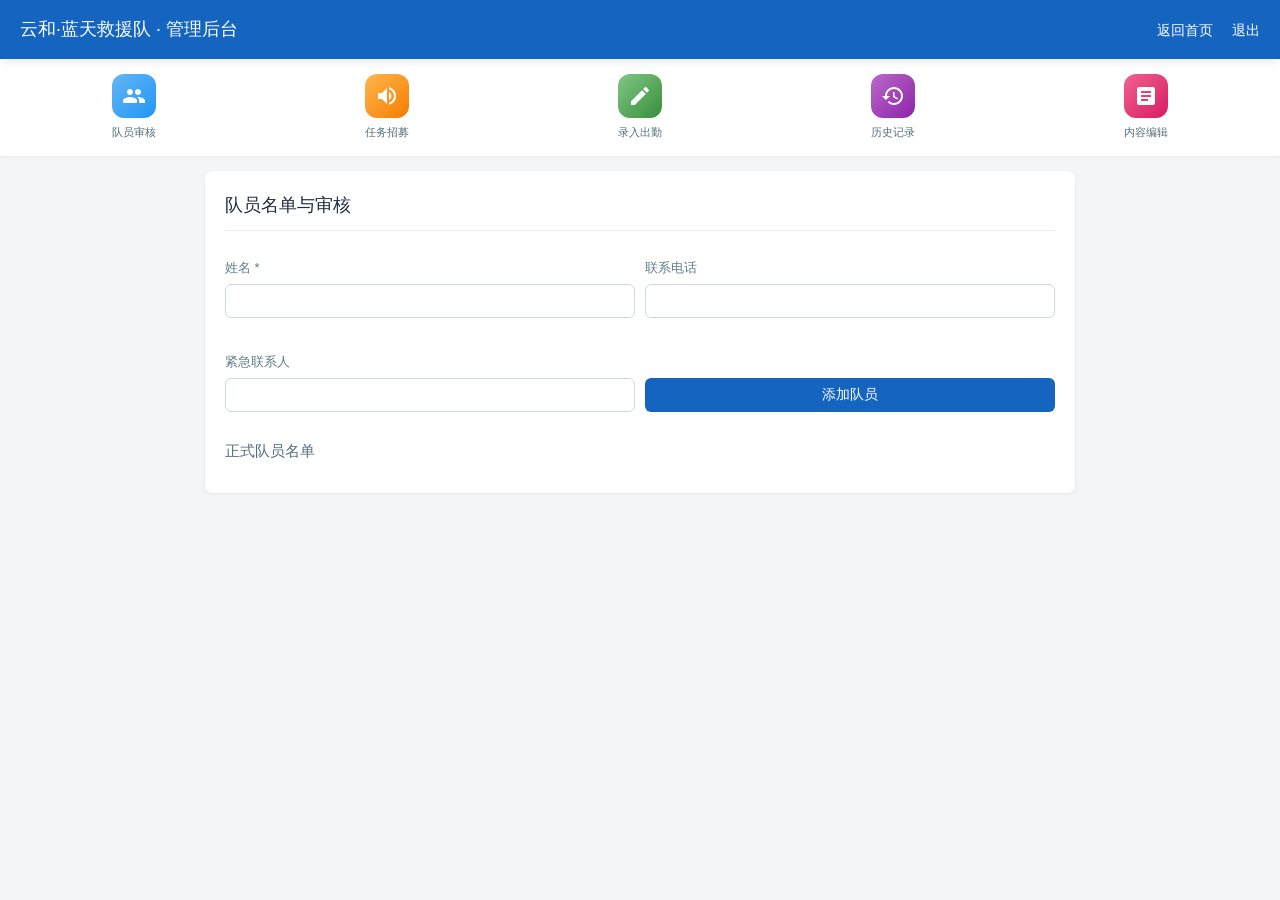
<file: admin.html>
<!DOCTYPE html>
<html lang="zh-CN">
<head>
<meta charset="UTF-8">
<meta name="viewport" content="width=device-width, initial-scale=1.0">
<title>管理后台 · 云和蓝天救援队</title>
<link rel="stylesheet" href="style.css">
<style>
  :root { --primary: #1565c0; --bg: #f4f5f7; }
  * { box-sizing: border-box; }
  /* 全局纤细字体 */
  body { font-family: -apple-system, BlinkMacSystemFont, "PingFang SC", "Microsoft YaHei", sans-serif; font-weight: 300; background: var(--bg); color: #333; margin: 0; padding-bottom: 20px;}
  
  /* 统一加粗级别为 400 */
  h1, h2, h3, h4, th, strong, b { font-weight: 400 !important; }

  header { background: var(--primary); color: #fff; padding: 15px 20px; display: flex; justify-content: space-between; align-items: center; position: sticky; top: 0; z-index: 100; box-shadow: 0 2px 10px rgba(0,0,0,0.1); }
  .header-title { font-size: 18px; font-weight: 400; }
  .header-actions a { color: #fff; text-decoration: none; margin-left: 15px; font-size: 14px; font-weight: 300;}

  /* 宫格导航 */
  .admin-nav { background: #fff; display: grid; grid-template-columns: repeat(5, 1fr); padding: 15px 10px; gap: 15px 5px; margin-bottom: 15px; box-shadow: 0 1px 3px rgba(0,0,0,0.05);}
  .nav-item { display: flex; flex-direction: column; align-items: center; cursor: pointer; transition: transform 0.1s; }
  .nav-item:active { transform: scale(0.95); }
  .nav-icon { width: 44px; height: 44px; border-radius: 12px; display: flex; align-items: center; justify-content: center; margin-bottom: 6px; }
  .nav-icon svg { width: 24px; height: 24px; fill: #fff; }
  .nav-text { font-size: 11px; color: #546e7a; font-weight: 300; text-align: center; }
  
  .bg-blue { background: linear-gradient(135deg, #64b5f6, #2196f3); }
  .bg-orange { background: linear-gradient(135deg, #ffb74d, #f57c00); }
  .bg-purple { background: linear-gradient(135deg, #ba68c8, #8e24aa); }
  .bg-pink { background: linear-gradient(135deg, #f06292, #d81b60); }
  .bg-green { background: linear-gradient(135deg, #81c784, #388e3c); }

  /* 面板容器 */
  .panel-container { padding: 0 15px; max-width: 900px; margin: 0 auto; }
  .panel { display: none; background: #fff; border-radius: 8px; padding: 20px; box-shadow: 0 1px 4px rgba(0,0,0,.06); animation: fadeIn 0.3s; }
  .panel.active { display: block; }
  @keyframes fadeIn { from { opacity: 0; transform: translateY(5px); } to { opacity: 1; transform: translateY(0); } }
  
  h2 { color: #1f2d3d; font-size: 18px; margin: 0 0 15px 0; border-bottom: 1px solid #eceff1; padding-bottom: 10px;}
  h3 { font-size: 15px; color: #546e7a; margin: 15px 0 10px 0;}

  .form-group { margin-bottom: 12px; }
  .form-group label { display: block; font-size: 13px; color: #607d8b; margin-bottom: 5px; font-weight: 300;}
  .form-group input, .form-group textarea, .form-group select { width: 100%; padding: 8px 10px; border: 1px solid #cfd8dc; border-radius: 6px; font-size: 14px; font-family: inherit; font-weight: 300; outline: none;}
  .form-group textarea { resize: vertical; }
  
  .btn { background: var(--primary); color: #fff; border: none; padding: 8px 16px; border-radius: 6px; font-size: 14px; cursor: pointer; display: inline-flex; align-items: center; justify-content: center; gap: 5px; font-weight: 300;}
  .btn:hover { background: #0d47a1; }
  .btn-sm { padding: 4px 8px; font-size: 12px; border-radius: 4px;}
  .btn-gray { background: #78909c; }
  .btn-red { background: #e53935; }
  .btn-green { background: #2e7d32; }
  .btn-blue { background: #1565c0; }

  /* 表单排版 */
  .grid-2 { display: grid; grid-template-columns: 1fr 1fr; gap: 10px; }
  @media(max-width: 600px) { .grid-2 { grid-template-columns: 1fr; } }

  /* 标签 */
  .tag { display: inline-block; padding: 2px 6px; border-radius: 4px; font-size: 12px; font-weight: 300;}
  .tag-blue { background: #e3f2fd; color: #1565c0; }
  .tag-orange { background: #fff3e0; color: #e65100; }
  .tag-green { background: #e8f5e9; color: #2e7d32; }
  .tag-gray { background: #eceff1; color: #78909c; }
  
  /* ================= 手机适配卡片列表 ================= */
  .mobile-card-list { display: flex; flex-direction: column; gap: 12px; margin-top: 15px; }
  .mobile-card { background: #fff; border: 1px solid #eceff1; border-radius: 8px; padding: 12px; box-shadow: 0 1px 3px rgba(0,0,0,0.02); }
  
  .mc-header { display: flex; justify-content: space-between; align-items: flex-start; margin-bottom: 8px; }
  .mc-title { font-size: 15px; font-weight: 400; color: #333; line-height: 1.4; }
  
  .mc-body { font-size: 13px; color: #546e7a; margin-bottom: 12px; display: flex; flex-direction: column; gap: 4px;}
  .mc-body span { color: #90a4ae; margin-right: 4px; font-weight: 300;}
  .mc-members { background: #f9fbfd; padding: 6px 8px; border-radius: 4px; font-size: 12px; color: #546e7a; margin-top: 4px;}
  
  .mc-actions { display: flex; gap: 8px; flex-wrap: wrap; justify-content: flex-end; border-top: 1px dashed #eee; padding-top: 10px;}

  /* 滚动条美化 */
  ::-webkit-scrollbar { width: 6px; height: 6px; }
  ::-webkit-scrollbar-thumb { background: #cfd8dc; border-radius: 3px; }

  /* 搜索框 */
  .search-input { width: 100%; padding: 8px 12px; border: 1px solid #cfd8dc; border-radius: 6px; margin-bottom: 10px; box-sizing: border-box; font-weight: 300;}
</style>
</head>
<body>

<header>
  <div class="header-title">云和·蓝天救援队 · 管理后台</div>
  <div class="header-actions">
    <a href="index.html">返回首页</a>
    <a href="#" id="logoutBtn">退出</a>
  </div>
</header>

<!-- 宫格导航 -->
<div class="admin-nav">
  <div class="nav-item" onclick="switchPanel('panel-members')">
    <div class="nav-icon bg-blue"><svg viewBox="0 0 24 24"><path d="M16 11c1.66 0 2.99-1.34 2.99-3S17.66 5 16 5c-1.66 0-3 1.34-3 3s1.34 3 3 3zm-8 0c1.66 0 2.99-1.34 2.99-3S9.66 5 8 5C6.34 5 5 6.34 5 8s1.34 3 3 3zm0 2c-2.33 0-7 1.17-7 3.5V19h14v-2.5c0-2.33-4.67-3.5-7-3.5zm8 0c-.29 0-.62.02-.97.05 1.16.84 1.97 1.97 1.97 3.45V19h6v-2.5c0-2.33-4.67-3.5-7-3.5z"/></svg></div>
    <div class="nav-text">队员审核</div>
  </div>
  <div class="nav-item" onclick="switchPanel('panel-recruit')">
    <div class="nav-icon bg-orange"><svg viewBox="0 0 24 24"><path d="M3 9v6h4l5 5V4L7 9H3zm13.5 3c0-1.77-1.02-3.29-2.5-4.03v8.05c1.48-.73 2.5-2.25 2.5-4.02zM14 3.23v2.06c2.89.86 5 3.54 5 6.71s-2.11 5.85-5 6.71v2.06c4.01-.91 7-4.49 7-8.77s-2.99-7.86-7-8.77z"/></svg></div>
    <div class="nav-text">任务招募</div>
  </div>
  <div class="nav-item" onclick="switchPanel('panel-tasks')">
    <div class="nav-icon bg-green"><svg viewBox="0 0 24 24"><path d="M3 17.25V21h3.75L17.81 9.94l-3.75-3.75L3 17.25zM20.71 7.04c.39-.39.39-1.02 0-1.41l-2.34-2.34c-.39-.39-1.02-.39-1.41 0l-1.83 1.83 3.75 3.75 1.83-1.83z"/></svg></div>
    <div class="nav-text">录入出勤</div>
  </div>
  <div class="nav-item" onclick="switchPanel('panel-history')">
    <div class="nav-icon bg-purple"><svg viewBox="0 0 24 24"><path d="M13 3c-4.97 0-9 4.03-9 9H1l3.89 3.89.07.14L9 12H6c0-3.87 3.13-7 7-7s7 3.13 7 7-3.13 7-7 7c-1.93 0-3.68-.79-4.94-2.06l-1.42 1.42C8.27 19.99 10.51 21 13 21c4.97 0 9-4.03 9-9s-4.03-9-9-9zm-1 5v5l4.28 2.54.72-1.21-3.5-2.08V8H12z"/></svg></div>
    <div class="nav-text">历史记录</div>
  </div>
  <div class="nav-item" onclick="switchPanel('panel-content')">
    <div class="nav-icon bg-pink"><svg viewBox="0 0 24 24"><path d="M19 3H5c-1.1 0-2 .9-2 2v14c0 1.1.9 2 2 2h14c1.1 0 2-.9 2-2V5c0-1.1-.9-2-2-2zm-5 14H7v-2h7v2zm3-4H7v-2h10v2zm0-4H7V7h10v2z"/></svg></div>
    <div class="nav-text">内容编辑</div>
  </div>
</div>

<div class="panel-container">

  <!-- 1. 队员审核 -->
  <div id="panel-members" class="panel active">
    <h2>队员名单与审核</h2>
    
    <div id="pending-box" style="display:none; background:#fff3e0; padding:15px; border-radius:8px; margin-bottom:15px; border:1px solid #ffe0b2;">
      <h3 style="color:#e65100; margin:0 0 10px 0; font-weight:400;">待审核申请 <span id="pendingCount" style="background:#e53935; color:#fff; padding:2px 8px; border-radius:10px; font-size:12px; font-weight:400;">0</span></h3>
      <div id="pendingList"></div>
    </div>

    <form id="memberForm">
      <input type="hidden" id="memberEditId">
      <div class="grid-2">
        <div class="form-group"><label>姓名 *</label><input type="text" id="newMemberName" required></div>
        <div class="form-group"><label>联系电话</label><input type="text" id="newMemberPhone"></div>
        <div class="form-group"><label>紧急联系人</label><input type="text" id="newMemberEmergency"></div>
        <div class="form-group" style="display:flex; align-items:flex-end;">
          <button type="submit" class="btn" id="addMemberBtn" style="width:100%;">添加队员</button>
          <button type="button" class="btn btn-gray" id="cancelMemberEdit" style="display:none; margin-left:5px; width:100%;">取消</button>
        </div>
      </div>
    </form>

    <h3>正式队员名单</h3>
    <div id="memberList" style="display:flex; flex-wrap:wrap; gap:8px;"></div>
  </div>

  <!-- 2. 任务招募 -->
  <div id="panel-recruit" class="panel">
    <h2>任务招募管理</h2>
    <form id="recruitForm" style="background:#f9fbfd; padding:15px; border-radius:8px; border:1px solid #eceff1; margin-bottom:15px;">
      <input type="hidden" id="recruitEditId">
      <div class="grid-2">
        <div class="form-group"><label>任务标题 *</label><input type="text" id="rTitle" required></div>
        <div class="form-group"><label>活动地点</label><input type="text" id="rLocation"></div>
      </div>
      
      <div class="grid-2">
        <div>
          <label>任务类型 *</label>
          <div style="display:flex; gap:15px; margin-bottom:10px;">
            <label style="font-weight:300; display:flex; align-items:center; gap:5px; font-size:13px;"><input type="radio" name="r_event_type" value="公益救援" required> 公益救援</label>
            <label style="font-weight:300; display:flex; align-items:center; gap:5px; font-size:13px;"><input type="radio" name="r_event_type" value="技能培训"> 技能培训</label>
            <label style="font-weight:300; display:flex; align-items:center; gap:5px; font-size:13px;"><input type="radio" name="r_event_type" value="森林消防"> 森林消防</label>
          </div>
        </div>
        <div>
          <label>着装要求 (可多选)</label>
          <div style="display:flex; gap:15px; margin-bottom:10px;">
            <label style="font-weight:300; display:flex; align-items:center; gap:5px; font-size:13px;"><input type="checkbox" name="r_uniform_type" value="蓝天队服"> 蓝天队服</label>
            <label style="font-weight:300; display:flex; align-items:center; gap:5px; font-size:13px;"><input type="checkbox" name="r_uniform_type" value="体能服"> 体能服</label>
            <label style="font-weight:300; display:flex; align-items:center; gap:5px; font-size:13px;"><input type="checkbox" name="r_uniform_type" value="消防服"> 消防服</label>
            <label style="font-weight:300; display:flex; align-items:center; gap:5px; font-size:13px;"><input type="checkbox" name="r_uniform_type" value="便装"> 便装</label>
          </div>
        </div>
      </div>

      <div class="form-group"><label>集合时间</label><input type="datetime-local" id="rTime"></div>
      <div class="form-group"><label>任务详情/要求</label><textarea id="rContent" style="min-height: 60px;"></textarea></div>
      
      <div style="display:flex; gap:10px;">
        <button type="submit" class="btn" id="recruitSubmitBtn" style="background:#e53935;">发布招募令</button>
        <button type="button" class="btn btn-gray" id="cancelRecruitEdit" style="display:none;">取消编辑</button>
      </div>
    </form>

    <!-- 卡片列表替换表格 -->
    <div id="recruitCardList" class="mobile-card-list"></div>
  </div>

  <!-- 3. 录入出勤 -->
  <div id="panel-tasks" class="panel">
    <h2 id="formTitle">录入新活动记录</h2>
    <form id="taskForm">
      <input type="hidden" id="taskId">
      <div class="form-group"><label>事件/活动名称 *</label><input type="text" id="title" required></div>
      
      <div class="form-group">
        <label>事件类型 *</label>
        <div style="display:flex; gap:15px;">
          <label style="font-weight:300; display:flex; align-items:center; gap:5px; font-size:13px;"><input type="radio" name="event_type" value="公益救援" required> 公益救援</label>
          <label style="font-weight:300; display:flex; align-items:center; gap:5px; font-size:13px;"><input type="radio" name="event_type" value="技能培训"> 技能培训</label>
          <label style="font-weight:300; display:flex; align-items:center; gap:5px; font-size:13px;"><input type="radio" name="event_type" value="森林消防"> 森林消防</label>
        </div>
      </div>

      <div class="form-group"><label>发生时间</label><input type="datetime-local" id="task_time"></div>
      <div class="form-group"><label>事件详情</label><textarea id="content"></textarea></div>
      
      <div style="background:#f9fbfd; border:1px solid #cfd8dc; border-radius:6px; margin-bottom:15px;">
        <div style="padding:10px 15px; background:#fff; border-bottom:1px solid #eceff1; font-size:14px; color:#1565c0; font-weight:400;">参与成员及个人时长</div>
        <div class="search-input-wrapper" style="position:relative; background:#fff;">
          <input type="text" id="memberSearchInput" class="search-input" placeholder="搜索队员姓名..." oninput="filterMemberCheckboxes(this.value)" style="border:none; border-bottom:1px solid #eee; border-radius:0; padding-left:10px;">
        </div>
        
        <div style="display:flex; gap:10px; align-items:center; padding:10px; background:#f4f7fb; border-bottom:1px solid #eceff1; flex-wrap:wrap;">
          <span style="font-size:13px; color:#607d8b; white-space:nowrap; font-weight:300;">批量设置时长：</span>
          <input type="number" step="0.5" min="0" id="batchHoursInput" placeholder="如 4" style="width:70px; padding:6px; border:1px solid #cfd8dc; border-radius:4px; font-size:13px; font-weight:300;">
          <button type="button" class="btn btn-sm btn-green" onclick="applyBatchHours()" style="font-weight:300;">应用到已勾选</button>
        </div>

        <div id="memberCheckboxes" style="max-height: 250px; overflow-y: auto; padding: 10px; display:flex; flex-wrap:wrap; gap:8px;"></div>
      </div>

      <div id="error" style="color:#e53935; font-size:14px; display:none; margin-bottom:10px; font-weight:300;"></div>
      <div style="display:flex; gap:10px;">
        <button type="submit" class="btn" id="submitBtn">保存记录</button>
        <a href="#" class="btn btn-gray" id="cancelEdit" style="display:none;">取消编辑</a>
      </div>
    </form>
  </div>

  <!-- 4. 历史记录 -->
  <div id="panel-history" class="panel">
    <h2>历史记录管理</h2>
    <div style="display:flex; gap:10px; flex-wrap:wrap; align-items:center; background:#f4f7fb; padding:10px; border-radius:8px; margin-bottom:15px;">
      <input type="text" id="taskSearchInput" placeholder="搜索事件、成员或类型..." oninput="filterTasks(this.value)" style="flex:1; min-width:150px; padding:8px; border:1px solid #cfd8dc; border-radius:4px; font-weight:300; outline:none;">
      
      <div style="display:flex; align-items:center; gap:5px;">
        <input type="date" id="exportStart" style="padding:6px; border:1px solid #cfd8dc; border-radius:4px; font-weight:300;">
        <span style="font-weight:300;">-</span>
        <input type="date" id="exportEnd" style="padding:6px; border:1px solid #cfd8dc; border-radius:4px; font-weight:300;">
      </div>
      
      <button class="btn btn-sm" id="exportMembersBtn">导出时长</button>
      <button class="btn btn-sm btn-gray" id="exportAllBtn">导出记录</button>
    </div>

    <!-- 卡片列表替换表格 -->
    <div id="taskCardList" class="mobile-card-list"></div>
  </div>

  <!-- 5. 内容编辑 -->
  <div id="panel-content" class="panel">
    <h2>网站内容编辑</h2>
    <p style="font-size:13px; color:#e53935; margin-bottom:15px; font-weight:300;">⚠️ 提示：请严格按照格式要求填写，每行一条，用竖线 `|` 分隔。</p>
    
    <form id="contentForm">
      <div class="form-group">
        <label>1. 队伍介绍 (纯文本)</label>
        <textarea id="edit-intro" rows="4"></textarea>
      </div>

      <div class="form-group">
        <label>2. 荣誉墙 (格式: 荣誉名称|颁发单位)</label>
        <textarea id="edit-honors" rows="4" placeholder="2025年度优秀志愿服务组织|县精神文明建设委员会"></textarea>
      </div>

      <div class="form-group">
        <label>3. 队员风采 (格式: 图片URL|描述文字)</label>
        <textarea id="edit-styles" rows="4" placeholder="https://图片地址.jpg|水域救援演练"></textarea>
      </div>

      <div class="form-group">
        <label>4. 技能榜 (格式: 姓名|技能描述)</label>
        <textarea id="edit-skills" rows="4" placeholder="张昌勇|红十字急救员、无线电操作证"></textarea>
      </div>

      <div class="form-group">
        <label>5. 捐赠记录 (格式: 捐赠人|金额或物资)</label>
        <textarea id="edit-donations" rows="4" placeholder="某爱心企业|￥10,000"></textarea>
      </div>

      <button type="submit" class="btn" id="saveContentBtn" style="width:100%; margin-top:10px;">保存全部内容</button>
    </form>
  </div>

</div>

<script type="module">
import { supabase } from './supabaseClient.js';

const { data: { session } } = await supabase.auth.getSession();
if (!session) { location.href = 'login.html'; throw new Error('not logged in'); }
document.getElementById('logoutBtn').addEventListener('click', async (e) => { e.preventDefault(); await supabase.auth.signOut(); location.href = 'index.html'; });

let allMembers = [];
let allTasks = [];
let allRecruits = [];
let allSignups = [];
let allSettings = [];

async function init() {
  await Promise.all([loadMembers(), loadTasks(), loadRecruits(), loadSettings()]);
  renderRecruits();
  renderTasks();
  renderSettingsForm();
}
init();

window.switchPanel = (id) => {
  document.querySelectorAll('.panel').forEach(p => p.classList.remove('active'));
  document.getElementById(id).classList.add('active');
};

async function loadMembers() {
  const { data } = await supabase.from('members').select('*').order('name');
  allMembers = data || [];
  
  const pendingMembers = allMembers.filter(m => m.status === '待审核');
  const activeMembers = allMembers.filter(m => m.status !== '待审核');

  if (pendingMembers.length > 0) {
    document.getElementById('pending-box').style.display = 'block';
    document.getElementById('pendingCount').textContent = pendingMembers.length;
    document.getElementById('pendingList').innerHTML = pendingMembers.map(m => `
      <div style="background:#fff; padding:10px; border-radius:6px; display:flex; justify-content:space-between; align-items:center; margin-bottom:8px;">
        <div style="font-weight:300;"><strong>${esc(m.name)}</strong> (${esc(m.phone) || '无电话'})</div>
        <div>
          <button class="btn btn-sm btn-green" onclick="approveMember(${m.id})">通过</button>
          <button class="btn btn-sm btn-red" onclick="rejectMember(${m.id})">拒绝</button>
        </div>
      </div>
    `).join('');
  } else {
    document.getElementById('pending-box').style.display = 'none';
  }

  document.getElementById('memberList').innerHTML = activeMembers.map(m => `
    <span style="display:inline-flex; align-items:center; gap:8px; padding:6px 10px; background:#e3f2fd; color:#1565c0; border-radius:6px; font-size:13px; font-weight:300;">
      <strong>${esc(m.name)}</strong> 
      ${m.phone ? `<span style="color:#546e7a;">${esc(m.phone)}</span>` : ''} 
      <a style="color:#1565c0; cursor:pointer; font-size:12px;" onclick="editMember('${m.id}')">编辑</a>
      <a style="color:#e53935; cursor:pointer; font-size:14px;" onclick="deleteMember('${m.id}')">×</a>
    </span>
  `).join('');

  document.getElementById('memberCheckboxes').innerHTML = activeMembers.map(m => `
    <label class="checkbox-item" data-hidden-by-signup="false" style="background:#fff; padding:6px 10px; border:1px solid #eceff1; border-radius:6px; cursor:pointer; display:inline-flex; align-items:center; gap:8px; font-size:13px; font-weight:300;">
      <input type="checkbox" name="task_members" value="${esc(m.name)}" onchange="toggleHoursInput(this)">
      <span style="min-width: 40px;">${esc(m.name)}</span>
      <input type="number" step="0.5" min="0" class="member-hours-input" placeholder="时长" style="width:50px; padding:4px; border:1px solid #cfd8dc; border-radius:4px; display:none; font-weight:300;">
    </label>
  `).join('');
}

window.approveMember = async (id) => {
  await supabase.from('members').update({ status: '在队' }).eq('id', id);
  loadMembers();
};
window.rejectMember = async (id) => {
  if(!confirm('拒绝并删除？')) return;
  await supabase.from('members').delete().eq('id', id);
  loadMembers();
};
window.editMember = (id) => {
  const m = allMembers.find(x => String(x.id) === String(id));
  if(!m) return;
  document.getElementById('memberEditId').value = m.id;
  document.getElementById('newMemberName').value = m.name || '';
  document.getElementById('newMemberPhone').value = m.phone || '';
  document.getElementById('newMemberEmergency').value = m.emergency_contact || '';
  document.getElementById('addMemberBtn').textContent = '保存修改';
  document.getElementById('cancelMemberEdit').style.display = 'block';
};
document.getElementById('cancelMemberEdit').addEventListener('click', () => {
  document.getElementById('memberForm').reset();
  document.getElementById('memberEditId').value = '';
  document.getElementById('addMemberBtn').textContent = '添加队员';
  document.getElementById('cancelMemberEdit').style.display = 'none';
});
document.getElementById('memberForm').addEventListener('submit', async (e) => {
  e.preventDefault();
  const id = document.getElementById('memberEditId').value;
  const name = document.getElementById('newMemberName').value.trim();
  const phone = document.getElementById('newMemberPhone').value.trim();
  const emergency = document.getElementById('newMemberEmergency').value.trim();
  if(!name) return;
  
  const payload = { name, phone, emergency_contact: emergency };
  if (!id) payload.status = '在队';
  
  if (id) await supabase.from('members').update(payload).eq('id', id);
  else await supabase.from('members').insert(payload);
  
  document.getElementById('memberForm').reset();
  document.getElementById('memberEditId').value = '';
  document.getElementById('addMemberBtn').textContent = '添加队员';
  document.getElementById('cancelMemberEdit').style.display = 'none';
  loadMembers();
});
window.deleteMember = async (id) => {
  if(!confirm('确定删除该队员吗？')) return;
  await supabase.from('members').delete().eq('id', id);
  loadMembers();
};

async function loadRecruits() {
  const [rRes, sRes] = await Promise.all([
    supabase.from('recruitments').select('*').order('created_at', { ascending: false }),
    supabase.from('recruitment_signups').select('*')
  ]);
  allRecruits = rRes.data || [];
  allSignups = sRes.data || [];
}

// ========== 重构：招募卡片渲染 ==========
function renderRecruits() {
  const container = document.getElementById('recruitCardList');
  if (allRecruits.length === 0) { 
    container.innerHTML = '<div style="text-align:center;color:#90a4ae;padding:20px;font-weight:300;">暂无招募令</div>'; 
    return; 
  }
  
  container.innerHTML = allRecruits.map(r => {
    const signups = allSignups.filter(s => s.recruitment_id === r.id);
    const names = signups.map(s => `<span class="tag tag-blue" style="margin:2px;">${esc(s.member_name)}</span>`).join('');
    const isExpired = r.task_time ? new Date(r.task_time).getTime() < Date.now() : false;
    const statusStr = isExpired ? '已结束' : (r.status || '已结束');
    
    const statusTag = statusStr === '招募中' ? '<span class="tag tag-green">● 招募中</span>' : '<span class="tag tag-gray">○ 已结束</span>';
    const typeTag = r.event_type ? `<span class="tag tag-blue">${esc(r.event_type)}</span>` : '';
    let uniformTags = r.uniform_type ? r.uniform_type.split(',').map(u => `<span class="tag tag-orange">${esc(u.trim())}</span>`).join('') : '';
    
    return `
      <div class="mobile-card">
        <div class="mc-header">
          <div class="mc-title">${esc(r.title)}</div>
          ${statusTag}
        </div>
        <div class="mc-body">
          <div><span>类型：</span>${typeTag} ${uniformTags}</div>
          <div><span>时间：</span>${formatTime(r.task_time)}</div>
          <div class="mc-members"><strong>报名 (${signups.length})：</strong>${names || '无'}</div>
        </div>
        <div class="mc-actions">
          <button class="btn btn-sm btn-gray" onclick="editRecruit(${r.id})">编辑</button>
          <button class="btn btn-sm btn-red" onclick="shareToWeChat(${r.id})">分享</button>
          <button class="btn btn-sm btn-blue" onclick="convertToTask(${r.id})">转出勤</button>
          <button class="btn btn-sm btn-gray" onclick="toggleRecruitStatus(${r.id}, '${r.status}')">${statusStr === '招募中' ? '结束' : '开启'}</button>
          <button class="btn btn-sm btn-red" onclick="deleteRecruit(${r.id})">删除</button>
        </div>
      </div>
    `;
  }).join('');
}

window.editRecruit = (id) => {
  const r = allRecruits.find(x => String(x.id) === String(id));
  if(!r) return;
  document.getElementById('recruitEditId').value = r.id;
  document.getElementById('rTitle').value = r.title || '';
  document.getElementById('rLocation').value = r.location || '';
  document.getElementById('rTime').value = toLocalInput(r.task_time);
  document.getElementById('rContent').value = r.content || '';
  document.querySelectorAll('input[name="r_event_type"]').forEach(radio => radio.checked = (radio.value === r.event_type));
  const uniforms = r.uniform_type ? r.uniform_type.split(',').map(s => s.trim()) : [];
  document.querySelectorAll('input[name="r_uniform_type"]').forEach(cb => cb.checked = uniforms.includes(cb.value));
  
  document.getElementById('recruitSubmitBtn').textContent = '保存修改';
  document.getElementById('cancelRecruitEdit').style.display = 'inline-block';
  window.scrollTo({ top: 0, behavior: 'smooth' });
};
document.getElementById('cancelRecruitEdit').addEventListener('click', () => {
  document.getElementById('recruitForm').reset();
  document.getElementById('recruitEditId').value = '';
  document.getElementById('recruitSubmitBtn').textContent = '发布招募令';
  document.getElementById('cancelRecruitEdit').style.display = 'none';
});
document.getElementById('recruitForm').addEventListener('submit', async (e) => {
  e.preventDefault();
  const id = document.getElementById('recruitEditId').value;
  const typeEl = document.querySelector('input[name="r_event_type"]:checked');
  const uniformEls = document.querySelectorAll('input[name="r_uniform_type"]:checked');
  const uniformStr = Array.from(uniformEls).map(el => el.value).join(', ');
  const payload = {
    title: document.getElementById('rTitle').value.trim(),
    event_type: typeEl ? typeEl.value : null,
    uniform_type: uniformStr || null,
    location: document.getElementById('rLocation').value.trim(),
    task_time: document.getElementById('rTime').value ? new Date(document.getElementById('rTime').value).toISOString() : null,
    content: document.getElementById('rContent').value.trim(),
  };
  if (!id) payload.status = '招募中';
  if (id) await supabase.from('recruitments').update(payload).eq('id', id);
  else await supabase.from('recruitments').insert(payload);
  document.getElementById('recruitForm').reset();
  document.getElementById('recruitEditId').value = '';
  document.getElementById('recruitSubmitBtn').textContent = '发布招募令';
  document.getElementById('cancelRecruitEdit').style.display = 'none';
  loadRecruits().then(renderRecruits);
});
window.toggleRecruitStatus = async (id, current) => {
  const newStatus = current === '招募中' ? '已结束' : '招募中';
  await supabase.from('recruitments').update({ status: newStatus }).eq('id', id);
  loadRecruits().then(renderRecruits);
};
window.deleteRecruit = async (id) => {
  if(!confirm('确定删除？')) return;
  await supabase.from('recruitments').delete().eq('id', id);
  loadRecruits().then(renderRecruits);
};
window.shareToWeChat = (id) => {
  const r = allRecruits.find(x => x.id === id);
  const signups = allSignups.filter(s => s.recruitment_id === r.id);
  let siteUrl = window.location.href.replace('admin.html', 'index.html');
  let text = `【云和·蓝天救援队 任务招募】\n\n[类型] ${r.event_type || '待定'}\n[着装] ${r.uniform_type || '无特殊要求'}\n[任务] ${r.title}\n[时间] ${formatTime(r.task_time)}\n[地点] ${r.location || '待定'}\n`;
  if (r.content) text += `[详情] ${r.content}\n`;
  text += `\n[报名] 已有 ${signups.length} 人报名：\n${signups.map(s => s.member_name).join('、') || '（暂无）'}\n\n请点击下方链接接龙：\n${siteUrl}\n`;
  copyToClipboard(text);
  alert('招募文案已复制！');
};
window.convertToTask = async (id) => {
  const r = allRecruits.find(x => x.id === id);
  const signups = allSignups.filter(s => s.recruitment_id === id);
  switchPanel('panel-tasks');
  document.getElementById('title').value = r.title;
  document.getElementById('task_time').value = toLocalInput(r.task_time);
  document.getElementById('content').value = r.content || '';
  if (r.event_type) document.querySelectorAll('input[name="event_type"]').forEach(radio => radio.checked = (radio.value === r.event_type));
  document.getElementById('memberSearchInput').value = '';
  document.querySelectorAll('input[name="task_members"]').forEach(cb => {
    const label = cb.parentElement;
    cb.checked = false; toggleHoursInput(cb);
    if (signups.some(s => s.member_name === cb.value)) {
      cb.checked = true; toggleHoursInput(cb);
      cb.parentElement.querySelector('.member-hours-input').value = '0';
      label.style.display = 'inline-flex'; label.dataset.hiddenBySignup = 'false';
    } else {
      label.style.display = 'none'; label.dataset.hiddenBySignup = 'true';
    }
  });
  window.scrollTo({ top: 0, behavior: 'smooth' });
  alert(`已带入信息并自动隐藏未报名队员。如需添加未报名者，请在搜索框输入其姓名。`);
};

async function loadTasks() {
  const { data } = await supabase.from('tasks').select('*').order('task_time', { ascending: false });
  allTasks = data || [];
}

// ========== 重构：历史记录卡片渲染 ==========
function renderTasks(filterText = '') {
  const container = document.getElementById('taskCardList');
  if (!allTasks || allTasks.length === 0) { 
    container.innerHTML = '<div style="text-align:center;color:#90a4ae;padding:20px;font-weight:300;">暂无记录</div>'; 
    return; 
  }

  const filteredTasks = allTasks.filter(t => {
    if (!filterText) return true;
    const kw = filterText.toLowerCase();
    return (t.title && t.title.toLowerCase().includes(kw)) || (t.event_type && t.event_type.toLowerCase().includes(kw)) || (t.members && t.members.toLowerCase().includes(kw));
  });
  
  if (filteredTasks.length === 0) { 
    container.innerHTML = '<div style="text-align:center;color:#90a4ae;padding:20px;font-weight:300;">未找到记录</div>'; 
    return; 
  }

  container.innerHTML = filteredTasks.map(t => {
    let displayDuration = t.duration;
    if (t.member_hours && Array.isArray(t.member_hours) && t.member_hours.length > 0) {
      const arr = t.member_hours.map(m => parseFloat(m.hours) || 0);
      if (arr.length > 0) displayDuration = Math.max(...arr);
    }
    let membersStr = (t.member_hours && Array.isArray(t.member_hours) && t.member_hours.length > 0) ? t.member_hours.map(m => `${m.name}(${m.hours}h)`).join('、') : (t.members || '-');
    let typeTag = t.event_type ? `<span class="tag tag-blue">${esc(t.event_type)}</span>` : '';

    return `
      <div class="mobile-card">
        <div class="mc-header">
          <div class="mc-title">${esc(t.title)}</div>
          <div>${typeTag}</div>
        </div>
        <div class="mc-body">
          <div><span>时间：</span>${formatTime(t.task_time)}</div>
          <div><span>时长：</span>${displayDuration ? displayDuration + ' 小时' : '-'}</div>
          <div class="mc-members"><strong>成员：</strong>${esc(membersStr)}</div>
        </div>
        <div class="mc-actions">
          <button class="btn btn-sm btn-gray" onclick="startEdit(${t.id})">编辑</button>
          <button class="btn btn-sm btn-blue" onclick="exportSingleTaskToCSV(${t.id})">导出记录</button>
          <button class="btn btn-sm btn-red" onclick="deleteTask(${t.id})">删除</button>
        </div>
      </div>
    `;
  }).join('');
}
window.filterTasks = (val) => renderTasks(val);
window.deleteTask = async (id) => {
  if (!confirm('确定删除该记录？')) return;
  await supabase.from('tasks').delete().eq('id', id);
  loadTasks().then(() => renderTasks(document.getElementById('taskSearchInput').value));
};

document.getElementById('taskForm').addEventListener('submit', async (e) => {
  e.preventDefault();
  const id = document.getElementById('taskId').value;
  const timeInput = document.getElementById('task_time').value;
  const eventType = document.querySelector('input[name="event_type"]:checked')?.value;
  const memberHoursArr = []; let maxDuration = 0; let membersNames = [];
  document.querySelectorAll('input[name="task_members"]').forEach(cb => {
    if (cb.checked) {
      const hours = parseFloat(cb.parentElement.querySelector('.member-hours-input').value) || 0;
      memberHoursArr.push({ name: cb.value, hours: hours });
      membersNames.push(cb.value);
      if (hours > maxDuration) maxDuration = hours;
    }
  });
  if (membersNames.length === 0) { alert('请至少勾选一名成员'); return; }
  const payload = {
    title: document.getElementById('title').value.trim(),
    event_type: eventType,
    task_time: timeInput ? new Date(timeInput).toISOString() : null,
    content: document.getElementById('content').value.trim(),
    members: membersNames.join(', '),
    duration: maxDuration.toString(),
    member_hours: memberHoursArr,
  };
  const res = id ? await supabase.from('tasks').update(payload).eq('id', id) : await supabase.from('tasks').insert(payload);
  if (res.error) alert('保存失败：' + res.error.message);
  else { 
    document.getElementById('taskForm').reset(); document.getElementById('taskId').value = ''; resetMemberVisibility();
    loadTasks().then(() => renderTasks(document.getElementById('taskSearchInput').value)); 
    alert('保存成功'); switchPanel('panel-history');
  }
});

window.toggleHoursInput = (checkbox) => {
  const input = checkbox.parentElement.querySelector('.member-hours-input');
  if (checkbox.checked) { input.style.display = 'inline-block'; input.required = true; }
  else { input.style.display = 'none'; input.required = false; input.value = ''; }
};
window.filterMemberCheckboxes = (keyword) => {
  const kw = keyword.trim().toLowerCase();
  document.querySelectorAll('#memberCheckboxes .checkbox-item').forEach(label => {
    const name = label.querySelector('span').textContent.toLowerCase();
    const isMatch = name.includes(kw);
    const isChecked = label.querySelector('input[type="checkbox"]').checked;
    if (kw) { label.style.display = isMatch ? 'inline-flex' : 'none'; } 
    else { label.style.display = (label.dataset.hiddenBySignup === 'true' && !isChecked) ? 'none' : 'inline-flex'; }
  });
};
function resetMemberVisibility() {
  document.getElementById('memberSearchInput').value = '';
  document.getElementById('batchHoursInput').value = '';
  document.querySelectorAll('#memberCheckboxes .checkbox-item').forEach(label => {
    label.dataset.hiddenBySignup = 'false'; label.style.display = 'inline-flex';
  });
}
window.applyBatchHours = () => {
  const hours = document.getElementById('batchHoursInput').value;
  if (hours === '') { alert('请先输入时长'); return; }
  let count = 0;
  document.querySelectorAll('input[name="task_members"]:checked').forEach(cb => {
    const input = cb.parentElement.querySelector('.member-hours-input');
    if (input) { input.value = hours; count++; }
  });
  if (count === 0) alert('请先勾选成员');
};

window.startEdit = (id) => {
  const t = allTasks.find(x => String(x.id) === String(id));
  if (!t) return;
  switchPanel('panel-tasks');
  document.getElementById('taskId').value = t.id;
  document.getElementById('title').value = t.title || '';
  document.getElementById('content').value = t.content || '';
  document.getElementById('task_time').value = toLocalInput(t.task_time);
  document.querySelectorAll('input[name="event_type"]').forEach(r => r.checked = (r.value === t.event_type));
  resetMemberVisibility();
  const taskMembers = t.members ? t.members.split(',').map(s => s.trim()) : [];
  const memberHoursData = t.member_hours || [];
  document.querySelectorAll('input[name="task_members"]').forEach(cb => {
    if (taskMembers.includes(cb.value)) {
      cb.checked = true; toggleHoursInput(cb);
      const found = memberHoursData.find(x => x.name === cb.value);
      cb.parentElement.querySelector('.member-hours-input').value = found ? found.hours : (t.duration || 0);
    } else {
      cb.checked = false; toggleHoursInput(cb);
    }
  });
  document.getElementById('submitBtn').textContent = '保存修改';
  document.getElementById('cancelEdit').style.display = 'inline-block';
  window.scrollTo({ top: 0, behavior: 'smooth' });
};
document.getElementById('cancelEdit').addEventListener('click', (e) => {
  e.preventDefault(); document.getElementById('taskForm').reset(); document.getElementById('taskId').value = '';
  document.getElementById('submitBtn').textContent = '保存记录'; e.target.style.display = 'none'; resetMemberVisibility();
});

window.exportSingleTaskToCSV = (id) => {
  const t = allTasks.find(x => String(x.id) === String(id));
  if(!t) return;
  let rows = [];
  rows.push(["云和县蓝天救援队救援记录表"]);
  const codeStr = String(t.id).padStart(4, '0').slice(-4);
  rows.push(["事件名称：", t.title, "", "", "代码：", codeStr]);
  rows.push(["信息登记", "事件时间：", formatTime(t.task_time), "", "事件任务：", t.event_type || ""]);
  rows.push(["", "事件地点：", t.location || "", "", "", ""]);
  rows.push(["", "出发时间：", "", "", "结束时间：", ""]);
  rows.push(["", "现场指挥：", "", "", "现场协调人员：", ""]);
  rows.push(["", "现场拍照：", "", "", "设备调配：", ""]);
  rows.push(["", "救助人姓名：", "", "", "家属电话：", ""]);
  rows.push(["事件", "经过", "", "", "", ""]);
  rows.push(["", (t.content || "").replace(/\n/g, ' ')]);
  rows.push(["", "救援人员出勤记录", "", "", "", ""]);
  
  const grouped = {};
  let maxNamesPerRow = 7; 
  if (t.member_hours && Array.isArray(t.member_hours) && t.member_hours.length > 0) {
    t.member_hours.forEach(m => {
      const h = parseFloat(m.hours) || 0;
      if (!grouped[h]) grouped[h] = [];
      grouped[h].push(m.name);
    });
  } else if (t.members && t.duration) {
    const h = parseFloat(t.duration) || 0;
    grouped[h] = t.members.split(',').map(s => s.trim()).filter(Boolean);
  }
  for (const [hours, names] of Object.entries(grouped)) {
    for (let i = 0; i < names.length; i += maxNamesPerRow) {
      rows.push(["参与队员", ...names.slice(i, i + maxNamesPerRow)]); 
    }
    rows.push(["", `以上人员记 ${hours} 个小时`]);
    rows.push([""]);
  }
  const csvContent = rows.map(row => row.map(cell => `"${String(cell).replace(/"/g, '""')}"`).join(',')).join('\n');
  downloadCSVFile(csvContent, `记录表_${t.title}.csv`);
};
document.getElementById('exportAllBtn').addEventListener('click', () => {
  const headers = ['类型', '名称', '时间', '总时长', '参与成员(个人时长)', '详情'];
  const rows = allTasks.map(t => [t.event_type||'', t.title||'', formatTime(t.task_time), t.duration||'', (t.member_hours || []).map(m => `${m.name}(${m.hours}h)`).join('、') || t.members, (t.content || '').replace(/\n/g, ' ')]);
  const csvContent = [headers, ...rows].map(row => row.map(cell => `"${String(cell).replace(/"/g, '""')}"`).join(',')).join('\n');
  downloadCSVFile(csvContent, `全部记录_${new Date().toISOString().split('T')[0]}.csv`);
});
document.getElementById('exportMembersBtn').addEventListener('click', () => alert('成员时长汇总导出功能已在之前的版本中实现，此处因篇幅省略。'));

function downloadCSVFile(csvContent, filename) {
  const blob = new Blob(['\uFEFF' + csvContent], { type: 'text/csv;charset=utf-8;' });
  const link = document.createElement("a"); link.href = URL.createObjectURL(blob);
  link.download = filename; link.click();
}

async function loadSettings() {
  const { data } = await supabase.from('site_settings').select('*');
  allSettings = data || [];
}
function renderSettingsForm() {
  const getVal = (key) => {
    const found = allSettings.find(s => s.key === key);
    return found ? found.content : '';
  };
  document.getElementById('edit-intro').value = getVal('intro');
  document.getElementById('edit-honors').value = getVal('honors');
  document.getElementById('edit-styles').value = getVal('styles');
  document.getElementById('edit-skills').value = getVal('skills');
  document.getElementById('edit-donations').value = getVal('donations');
}

document.getElementById('contentForm').addEventListener('submit', async (e) => {
  e.preventDefault();
  const btn = document.getElementById('saveContentBtn');
  btn.disabled = true; btn.textContent = '保存中...';
  
  const payloads = [
    { key: 'intro', content: document.getElementById('edit-intro').value },
    { key: 'honors', content: document.getElementById('edit-honors').value },
    { key: 'styles', content: document.getElementById('edit-styles').value },
    { key: 'skills', content: document.getElementById('edit-skills').value },
    { key: 'donations', content: document.getElementById('edit-donations').value },
  ];

  for (const p of payloads) {
    await supabase.from('site_settings').upsert(p);
  }
  
  btn.disabled = false; btn.textContent = '保存全部内容';
  alert('内容已更新！前台刷新即可查看。');
  loadSettings();
});

function copyToClipboard(text) {
  navigator.clipboard.writeText(text).catch(() => {
    const textarea = document.createElement('textarea');
    textarea.value = text; document.body.appendChild(textarea); textarea.select(); document.execCommand('copy'); document.body.removeChild(textarea);
  });
}
function toLocalInput(t) { if (!t) return ''; const d = new Date(t); const p = n => String(n).padStart(2,'0'); return `${d.getFullYear()}-${p(d.getMonth()+1)}-${p(d.getDate())}T${p(d.getHours())}:${p(d.getMinutes())}`; }
function formatTime(t) { if (!t) return '待定'; const d = new Date(t); if (isNaN(d)) return t; const p = n => String(n).padStart(2,'0'); return `${d.getFullYear()}-${p(d.getMonth()+1)}-${p(d.getDate())} ${p(d.getHours())}:${p(d.getMinutes())}`; }
function esc(s) { return String(s ?? '').replace(/[&<>"']/g, c => ({'&':'&amp;','<':'&lt;','>':'&gt;','"':'&quot;',"'":'&#39;'}[c])); }
</script>
</body>
</html>
</file>
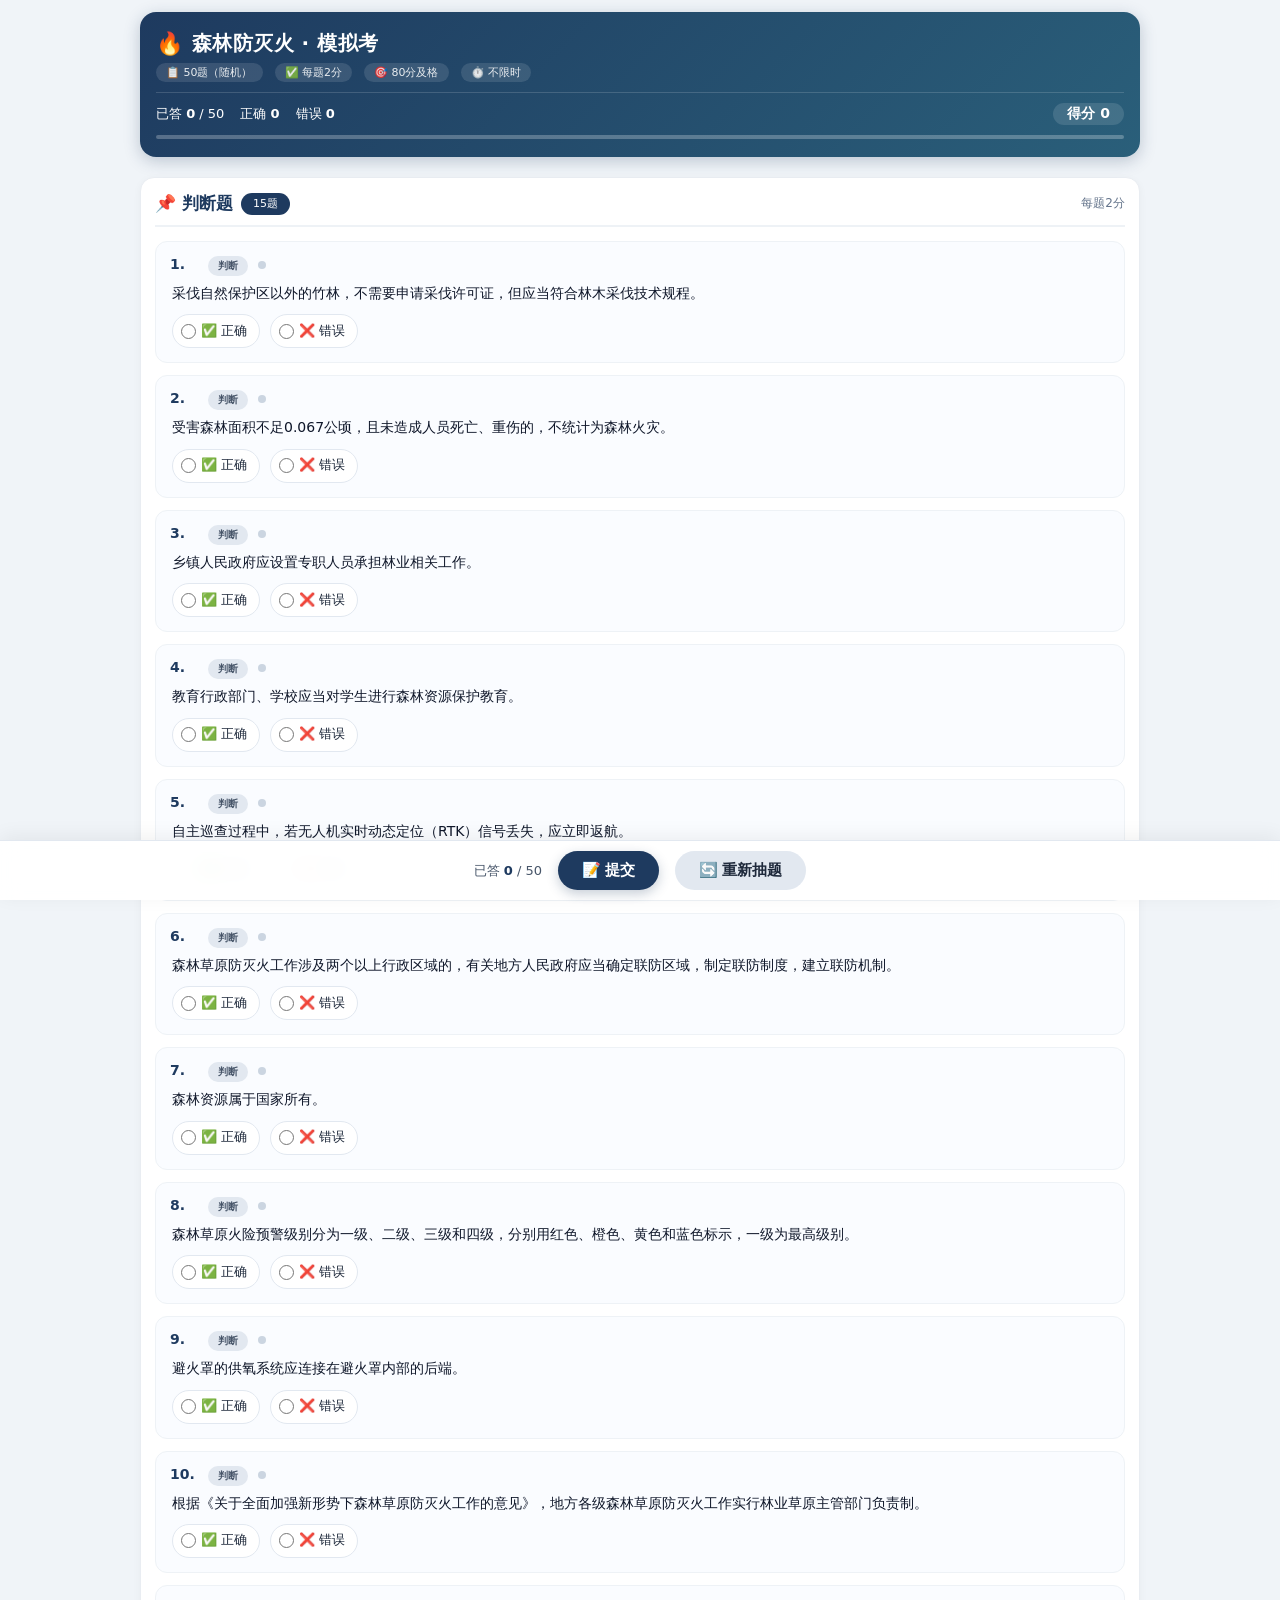
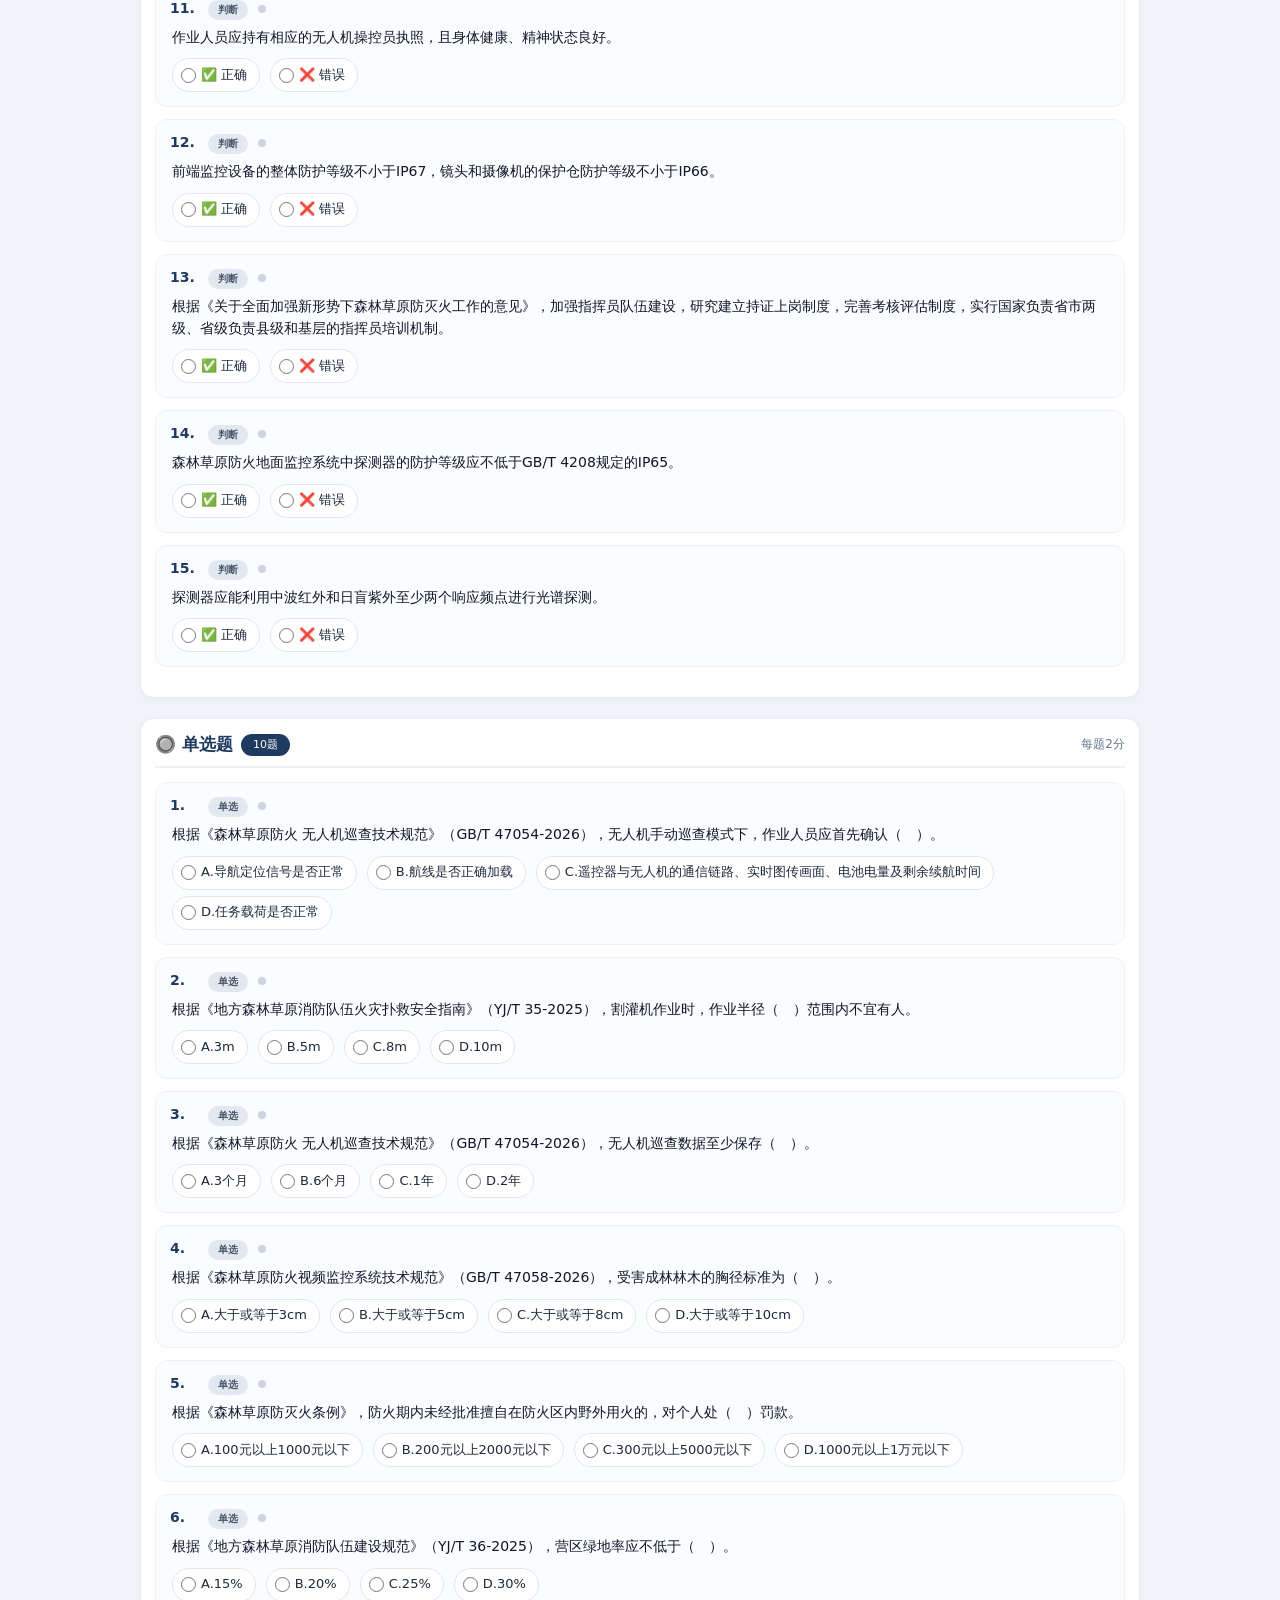
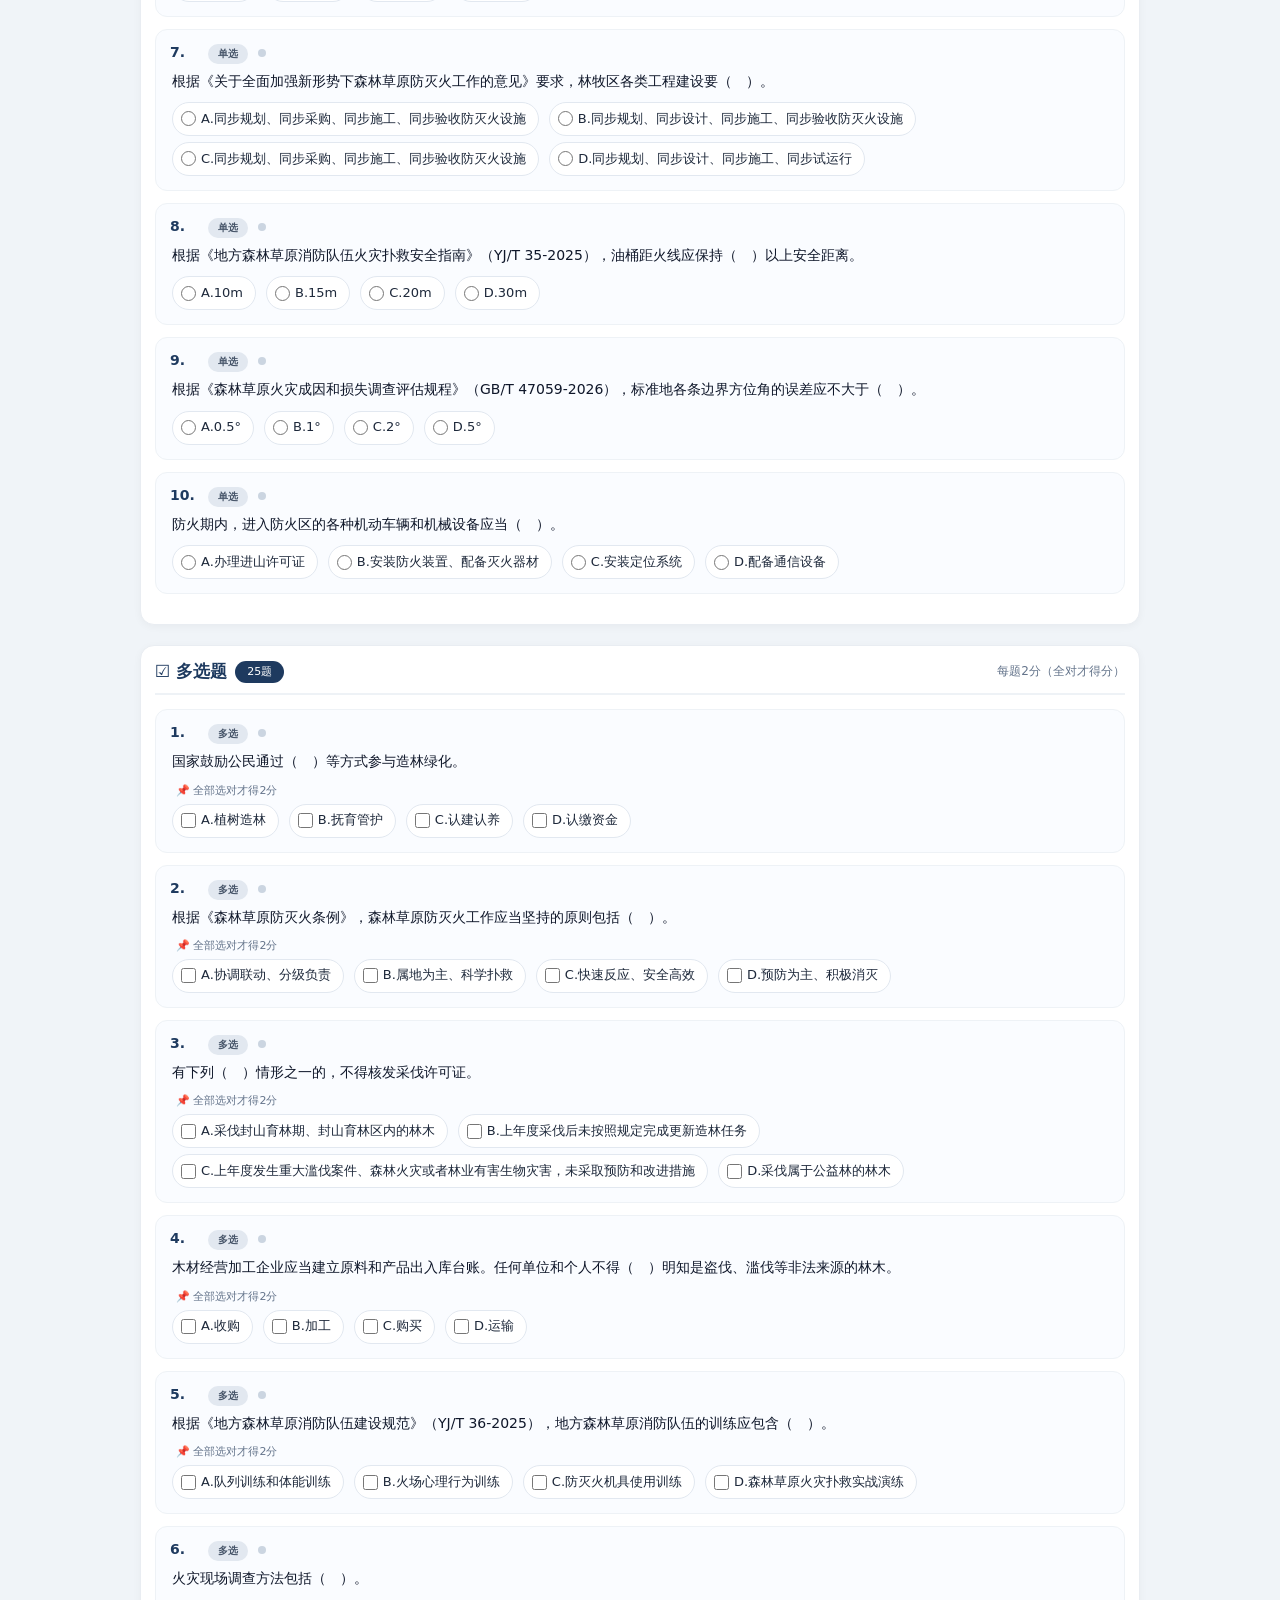
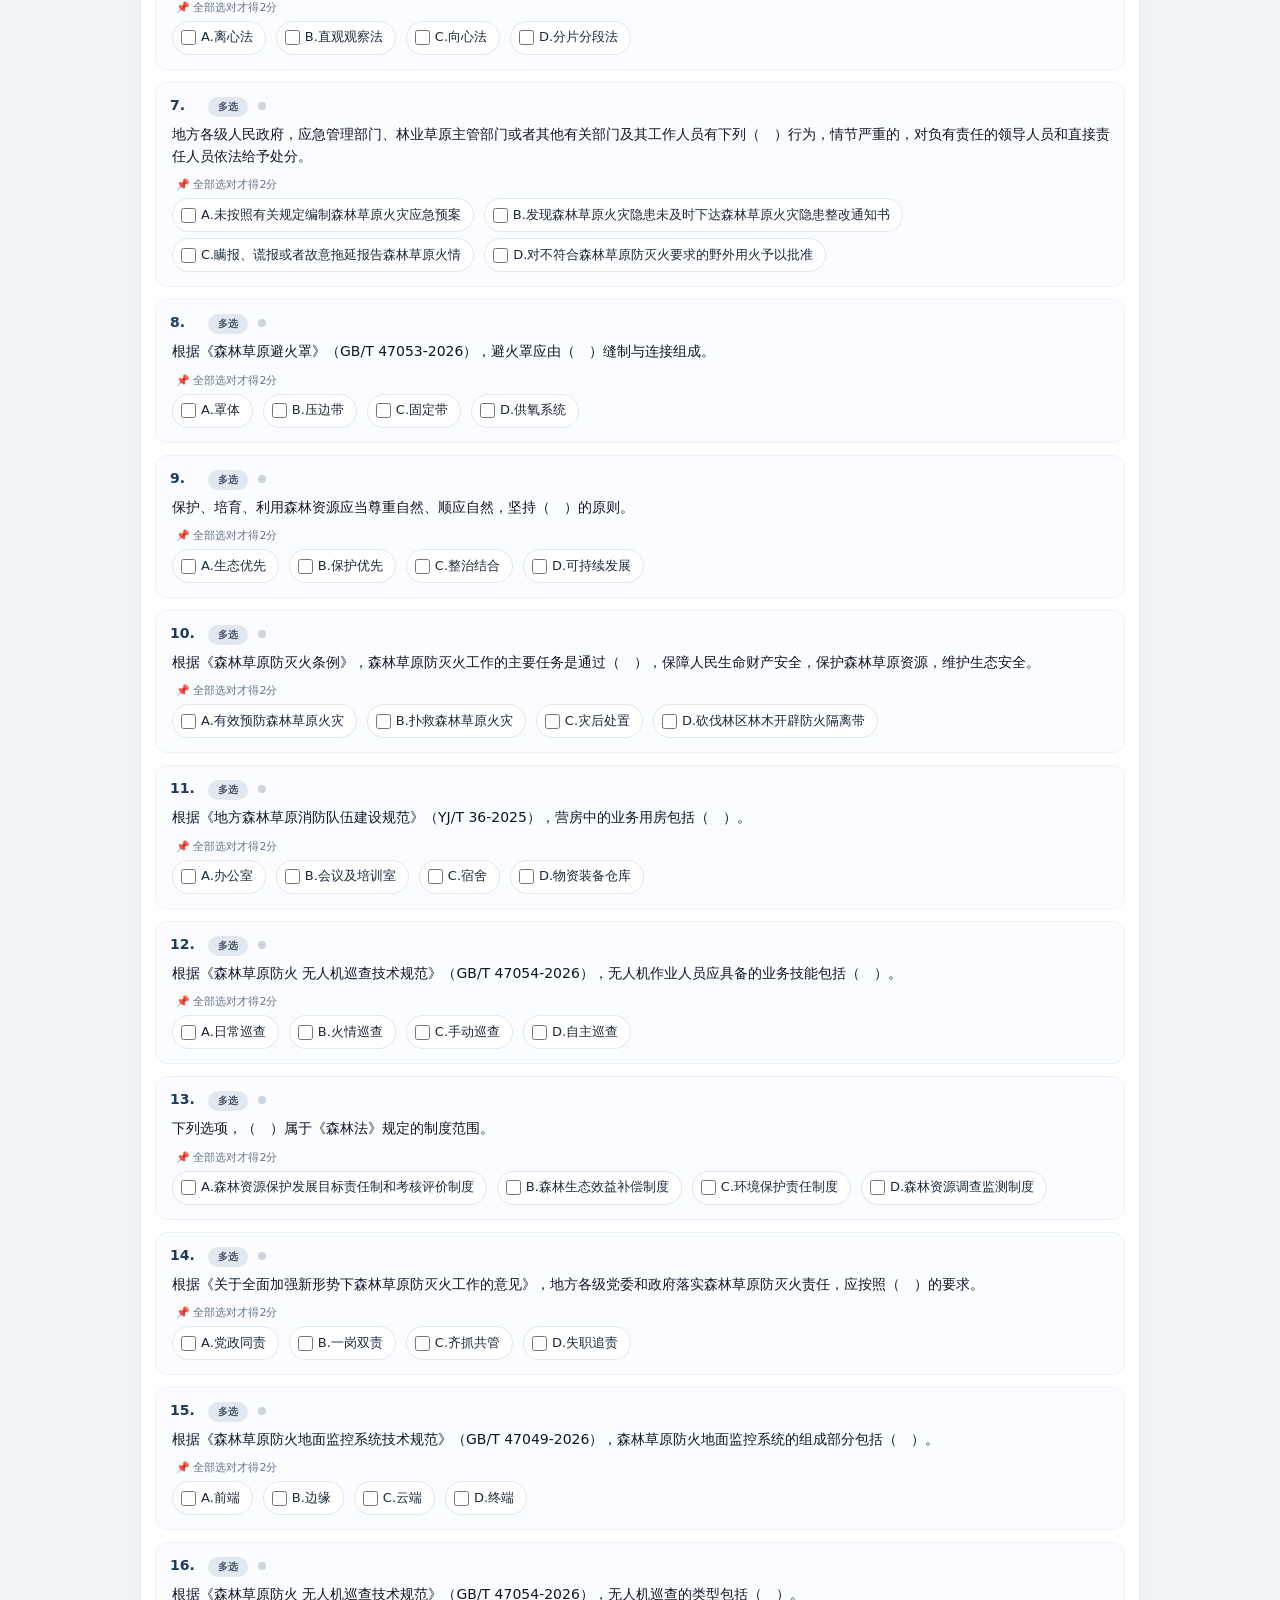
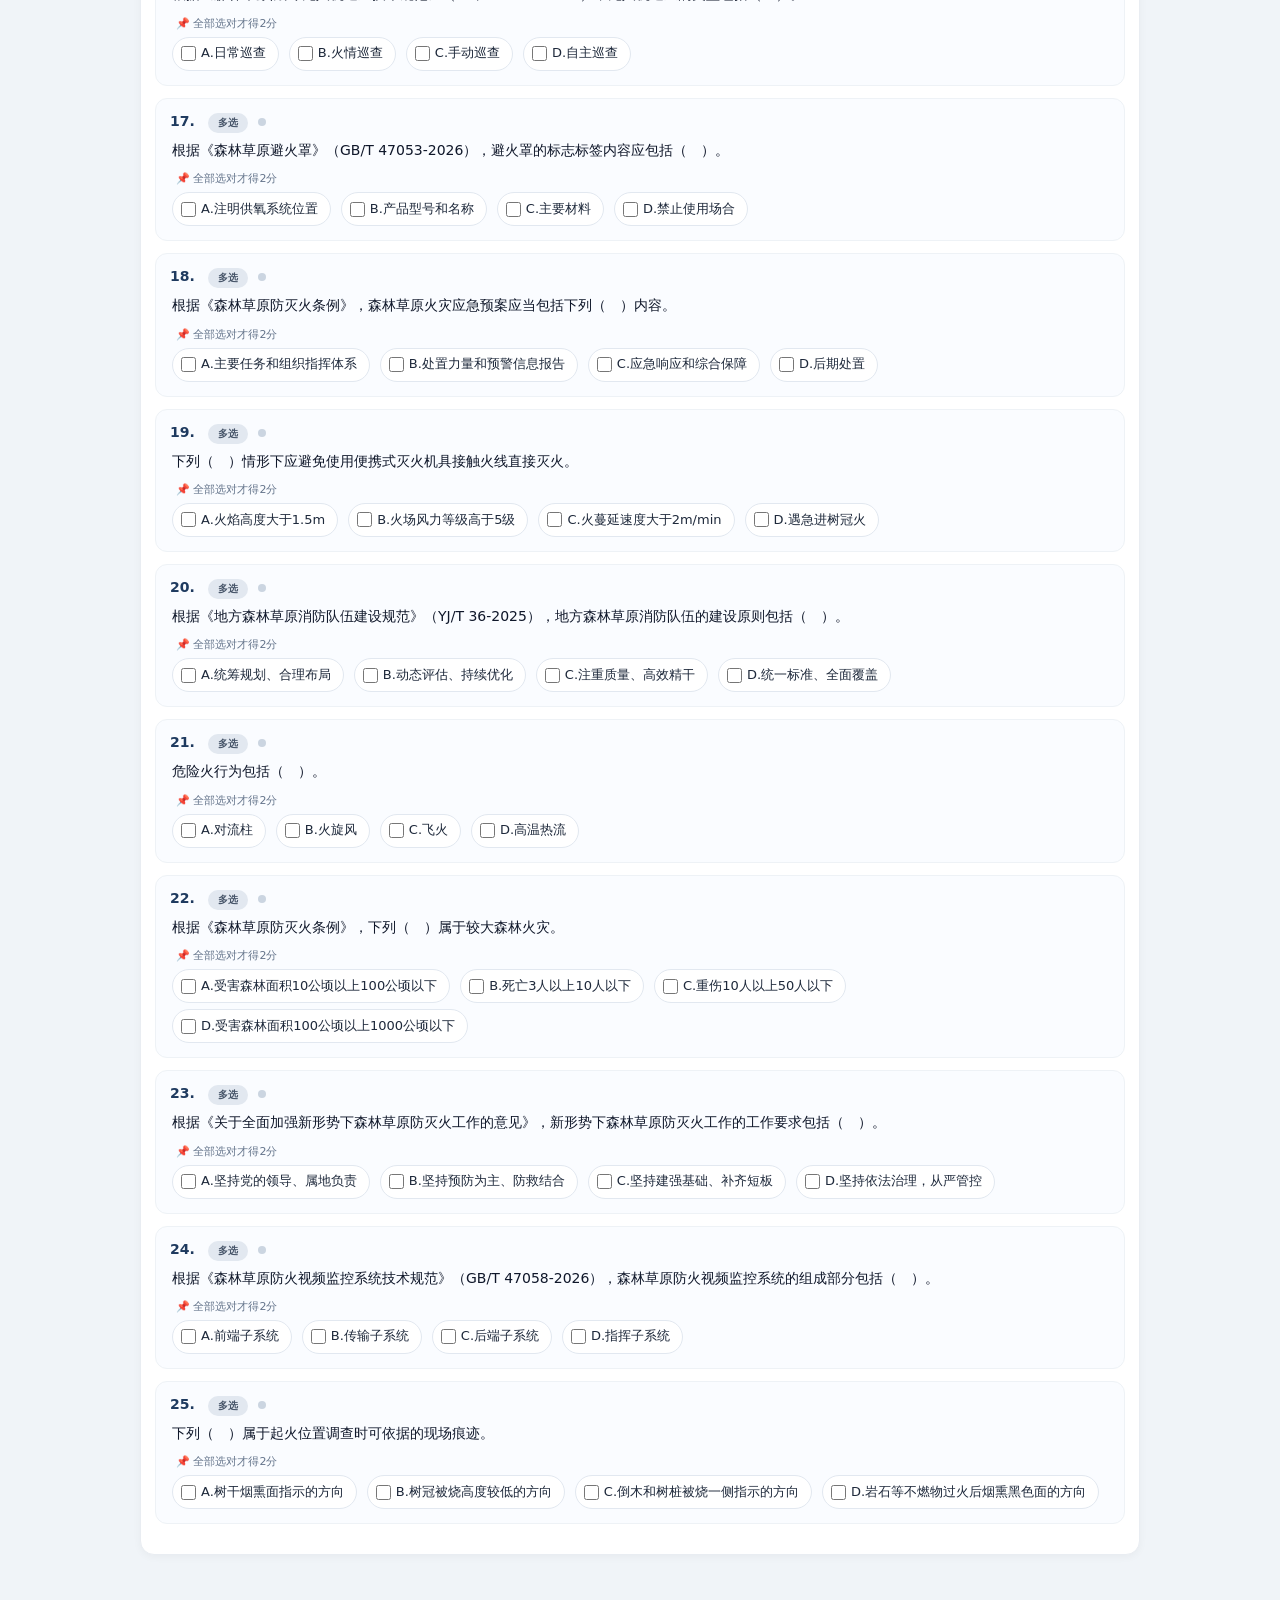
<file: html.html>
<!DOCTYPE html>
<html lang="zh-CN">
<head>
    <meta charset="UTF-8" />
    <meta name="viewport" content="width=device-width, initial-scale=1.0, maximum-scale=1.0, user-scalable=yes" />
    <title>森林防灭火 · 模拟考试（50题·每题2分）</title>
    <style>
        * {
            margin: 0;
            padding: 0;
            box-sizing: border-box;
        }
        body {
            font-family: 'Segoe UI', 'PingFang SC', Roboto, system-ui, -apple-system, sans-serif;
            background: #f0f4f8;
            color: #1e293b;
            padding: 12px 8px 120px;
            /* 底部留白给固定操作栏 */
            min-height: 100vh;
            -webkit-tap-highlight-color: transparent;
        }
        .container {
            max-width: 1000px;
            margin: 0 auto;
        }

        /* ----- 头部（粘性） ----- */
        .header {
            background: linear-gradient(135deg, #1e3a5f, #2a5f7a);
            color: #fff;
            border-radius: 16px;
            padding: 18px 16px;
            margin-bottom: 20px;
            box-shadow: 0 4px 16px rgba(30, 58, 95, 0.25);
            position: sticky;
            top: 0;
            z-index: 50;
            backdrop-filter: blur(4px);
            -webkit-backdrop-filter: blur(4px);
        }
        .header h1 {
            font-size: 20px;
            font-weight: 700;
            letter-spacing: 0.5px;
            display: flex;
            align-items: center;
            gap: 8px;
        }
        .header h1::before {
            content: "🔥";
            font-size: 22px;
        }
        .header .sub {
            font-size: 12px;
            opacity: 0.9;
            display: flex;
            flex-wrap: wrap;
            gap: 6px 12px;
            margin-top: 6px;
        }
        .header .sub span {
            background: rgba(255, 255, 255, 0.13);
            padding: 2px 10px;
            border-radius: 30px;
            font-size: 11px;
            white-space: nowrap;
        }
        .header .stats {
            display: flex;
            flex-wrap: wrap;
            gap: 10px 16px;
            margin-top: 10px;
            font-size: 13px;
            border-top: 1px solid rgba(255, 255, 255, 0.15);
            padding-top: 10px;
            align-items: center;
        }
        .header .stats strong {
            font-weight: 600;
        }
        .header .stats .num {
            background: rgba(255, 255, 255, 0.18);
            padding: 0 10px;
            border-radius: 30px;
            font-weight: 600;
            font-size: 13px;
        }
        .header .stats .score-item {
            margin-left: auto;
            background: rgba(255, 255, 255, 0.12);
            padding: 2px 14px;
            border-radius: 30px;
            font-weight: 600;
            font-size: 14px;
        }
        .progress-bar {
            height: 4px;
            background: rgba(255, 255, 255, 0.25);
            border-radius: 10px;
            margin-top: 10px;
            overflow: hidden;
        }
        .progress-bar .fill {
            height: 100%;
            width: 0%;
            background: #7dd3fc;
            border-radius: 10px;
            transition: width 0.3s ease;
        }

        /* ----- 题型区块 ----- */
        .section {
            background: #fff;
            border-radius: 14px;
            padding: 14px 14px 18px;
            margin-bottom: 20px;
            box-shadow: 0 2px 8px rgba(0, 0, 0, 0.04);
            border: 1px solid #e9edf2;
        }
        .section-title {
            font-size: 17px;
            font-weight: 700;
            color: #1e3a5f;
            display: flex;
            align-items: center;
            gap: 8px;
            flex-wrap: wrap;
            padding-bottom: 10px;
            border-bottom: 2px solid #eef2f6;
            margin-bottom: 14px;
        }
        .section-title .badge {
            background: #1e3a5f;
            color: #fff;
            font-size: 11px;
            padding: 0 12px;
            border-radius: 30px;
            font-weight: 500;
            line-height: 22px;
        }
        .section-title .count {
            font-size: 12px;
            font-weight: 400;
            color: #64748b;
            margin-left: auto;
        }

        /* ----- 题目卡片 ----- */
        .question {
            background: #fafcff;
            border-radius: 12px;
            padding: 14px 14px;
            margin-bottom: 12px;
            border: 1px solid #eef2f6;
            transition: border-color 0.2s;
        }
        .question.correct {
            border-left: 5px solid #22c55e;
            background: #f0fdf4;
        }
        .question.wrong {
            border-left: 5px solid #ef4444;
            background: #fef2f2;
        }
        .question .qhead {
            display: flex;
            align-items: baseline;
            gap: 6px;
            flex-wrap: wrap;
            margin-bottom: 6px;
        }
        .question .qhead .qid {
            font-weight: 700;
            color: #1e3a5f;
            font-size: 14px;
            min-width: 32px;
        }
        .question .qhead .qtype {
            font-size: 10px;
            background: #e2e8f0;
            color: #475569;
            padding: 0 10px;
            border-radius: 30px;
            font-weight: 600;
            line-height: 20px;
        }
        .question .qhead .answered-dot {
            display: inline-block;
            width: 8px;
            height: 8px;
            border-radius: 50%;
            background: #cbd5e1;
            margin-left: 4px;
            flex-shrink: 0;
        }
        .question .qhead .answered-dot.done {
            background: #22c55e;
        }
        .question .qtext {
            font-size: 14px;
            line-height: 1.6;
            margin-bottom: 10px;
            padding-left: 2px;
            color: #0f172a;
            word-break: break-word;
        }
        .multi-hint {
            font-size: 11px;
            color: #64748b;
            margin: 2px 0 6px 6px;
        }

        /* ----- 选项 ----- */
        .options {
            display: flex;
            flex-wrap: wrap;
            gap: 6px 10px;
            padding-left: 2px;
        }
        .options .opt {
            display: flex;
            align-items: center;
            gap: 5px;
            font-size: 13px;
            padding: 4px 12px 4px 8px;
            border-radius: 30px;
            border: 1.5px solid #e2e8f0;
            background: #fff;
            cursor: pointer;
            transition: all 0.15s;
            user-select: none;
            flex: 0 1 auto;
            min-height: 34px;
        }
        .options .opt:active {
            transform: scale(0.96);
        }
        .options .opt input[type="radio"],
        .options .opt input[type="checkbox"] {
            width: 15px;
            height: 15px;
            accent-color: #1e3a5f;
            cursor: pointer;
            flex-shrink: 0;
        }
        .options .opt .label {
            cursor: pointer;
            font-size: 13px;
            line-height: 1.3;
        }
        .options .opt.correct-answer {
            border-color: #22c55e;
            background: #dcfce7;
        }
        .options .opt.wrong-answer {
            border-color: #ef4444;
            background: #fee2e2;
        }
        .options .opt.selected {
            border-color: #1e3a5f;
            background: #eef2ff;
        }

        /* ----- 底部操作栏（固定） ----- */
        .submit-area {
            position: fixed;
            bottom: 0;
            left: 0;
            right: 0;
            background: rgba(255, 255, 255, 0.94);
            backdrop-filter: blur(10px);
            -webkit-backdrop-filter: blur(10px);
            padding: 10px 16px;
            border-top: 1px solid #e2e8f0;
            display: flex;
            flex-wrap: wrap;
            align-items: center;
            justify-content: center;
            gap: 10px 16px;
            z-index: 100;
            box-shadow: 0 -4px 20px rgba(0, 0, 0, 0.06);
        }
        .submit-area .info {
            font-size: 13px;
            color: #475569;
            white-space: nowrap;
        }
        .submit-area .info strong {
            color: #1e3a5f;
        }
        .btn {
            border: none;
            padding: 10px 24px;
            border-radius: 50px;
            font-size: 15px;
            font-weight: 600;
            cursor: pointer;
            transition: all 0.2s;
            background: #1e3a5f;
            color: #fff;
            box-shadow: 0 4px 12px rgba(30, 58, 95, 0.25);
            white-space: nowrap;
            touch-action: manipulation;
        }
        .btn:active {
            transform: scale(0.95);
        }
        .btn.secondary {
            background: #e2e8f0;
            color: #1e293b;
            box-shadow: none;
        }
        .btn.secondary:active {
            background: #cbd5e1;
        }

        /* ----- 结果弹窗（移动优先） ----- */
        .modal-overlay {
            display: none;
            position: fixed;
            inset: 0;
            background: rgba(0, 0, 0, 0.45);
            backdrop-filter: blur(4px);
            -webkit-backdrop-filter: blur(4px);
            z-index: 200;
            justify-content: center;
            align-items: center;
            padding: 16px;
        }
        .modal-overlay.active {
            display: flex;
        }
        .modal {
            background: #fff;
            border-radius: 20px;
            max-width: 520px;
            width: 100%;
            padding: 28px 20px 24px;
            box-shadow: 0 20px 60px rgba(0, 0, 0, 0.25);
            animation: modalIn 0.25s ease;
            max-height: 90vh;
            overflow-y: auto;
        }
        @keyframes modalIn {
            0% {
                opacity: 0;
                transform: scale(0.94) translateY(12px);
            }
            100% {
                opacity: 1;
                transform: scale(1) translateY(0);
            }
        }
        .modal .result-icon {
            font-size: 48px;
            text-align: center;
            margin-bottom: 4px;
        }
        .modal .result-title {
            font-size: 22px;
            font-weight: 700;
            text-align: center;
            margin-bottom: 2px;
        }
        .modal .result-sub {
            text-align: center;
            color: #64748b;
            font-size: 14px;
            margin-bottom: 14px;
        }
        .modal .score-box {
            background: #f1f5f9;
            border-radius: 14px;
            padding: 16px;
            text-align: center;
            margin: 8px 0 16px;
        }
        .modal .score-box .big {
            font-size: 40px;
            font-weight: 800;
            color: #1e3a5f;
        }
        .modal .score-box .big.pass {
            color: #16a34a;
        }
        .modal .score-box .big.fail {
            color: #dc2626;
        }
        .modal .score-box .label {
            font-size: 13px;
            color: #64748b;
        }
        .modal .detail-grid {
            display: grid;
            grid-template-columns: 1fr 1fr 1fr;
            gap: 8px;
            margin: 12px 0 18px;
        }
        .modal .detail-grid .item {
            background: #f8fafc;
            border-radius: 12px;
            padding: 10px 4px;
            text-align: center;
        }
        .modal .detail-grid .item .num {
            font-size: 20px;
            font-weight: 700;
        }
        .modal .detail-grid .item .lbl {
            font-size: 11px;
            color: #64748b;
        }
        .modal .actions {
            display: flex;
            gap: 10px;
            justify-content: center;
            flex-wrap: wrap;
        }
        .modal .actions .btn {
            padding: 10px 24px;
            font-size: 14px;
            flex: 1 1 auto;
            min-width: 100px;
            text-align: center;
        }

        /* ----- 移动端精细化调整 ----- */
        @media (max-width: 640px) {
            .header {
                padding: 14px 12px;
                border-radius: 14px;
            }
            .header h1 {
                font-size: 18px;
            }
            .header .stats {
                font-size: 12px;
                gap: 6px 12px;
            }
            .header .stats .score-item {
                font-size: 13px;
                padding: 0 10px;
            }
            .section {
                padding: 12px 10px 14px;
                border-radius: 12px;
            }
            .section-title {
                font-size: 15px;
                gap: 6px;
            }
            .question {
                padding: 12px 10px;
                border-radius: 10px;
            }
            .question .qtext {
                font-size: 13px;
            }
            .options .opt {
                font-size: 12px;
                padding: 3px 10px 3px 6px;
                min-height: 30px;
            }
            .options .opt .label {
                font-size: 12px;
            }
            .options .opt input[type="radio"],
            .options .opt input[type="checkbox"] {
                width: 14px;
                height: 14px;
            }
            .submit-area {
                padding: 8px 12px;
                gap: 8px 12px;
            }
            .submit-area .info {
                font-size: 12px;
            }
            .btn {
                padding: 8px 18px;
                font-size: 14px;
            }
            .modal {
                padding: 20px 14px;
            }
            .modal .score-box .big {
                font-size: 34px;
            }
            .modal .detail-grid {
                grid-template-columns: 1fr 1fr 1fr;
                gap: 6px;
            }
            .modal .detail-grid .item .num {
                font-size: 18px;
            }
        }

        @media (max-width: 400px) {
            .header h1 {
                font-size: 16px;
            }
            .header .sub span {
                font-size: 10px;
                padding: 0 8px;
            }
            .header .stats {
                font-size: 11px;
                gap: 4px 8px;
            }
            .question .qtext {
                font-size: 12px;
            }
            .options {
                gap: 4px 6px;
            }
            .options .opt {
                font-size: 11px;
                padding: 2px 8px 2px 4px;
                min-height: 26px;
            }
            .options .opt .label {
                font-size: 11px;
            }
            .btn {
                font-size: 13px;
                padding: 6px 14px;
            }
            .modal .score-box .big {
                font-size: 28px;
            }
        }

        /* 滚动条美观 */
        ::-webkit-scrollbar {
            width: 4px;
            height: 4px;
        }
        ::-webkit-scrollbar-track {
            background: #e9edf2;
            border-radius: 10px;
        }
        ::-webkit-scrollbar-thumb {
            background: #94a3b8;
            border-radius: 10px;
        }
        ::-webkit-scrollbar-thumb:hover {
            background: #64748b;
        }
    </style>
</head>
<body>
    <div class="container" id="app">
        <!-- 头部 -->
        <header class="header">
            <h1>森林防灭火 · 模拟考</h1>
            <div class="sub">
                <span>📋 50题（随机）</span>
                <span>✅ 每题2分</span>
                <span>🎯 80分及格</span>
                <span>⏱️ 不限时</span>
            </div>
            <div class="stats">
                <span>已答 <strong id="answeredCount">0</strong> / 50</span>
                <span>正确 <strong id="correctCount">0</strong></span>
                <span>错误 <strong id="wrongCount">0</strong></span>
                <span class="score-item">得分 <strong id="liveScore">0</strong></span>
            </div>
            <div class="progress-bar">
                <div class="fill" id="progressFill"></div>
            </div>
        </header>

        <!-- 题目容器 -->
        <div id="questionContainer"></div>

        <!-- 底部操作栏 -->
        <div class="submit-area">
            <span class="info">已答 <strong id="footerAnswered">0</strong> / 50</span>
            <button class="btn" id="submitBtn">📝 提交</button>
            <button class="btn secondary" id="resetBtn">🔄 重新抽题</button>
        </div>
    </div>

    <!-- 结果弹窗 -->
    <div class="modal-overlay" id="resultModal">
        <div class="modal">
            <div class="result-icon" id="resultIcon">🎉</div>
            <div class="result-title" id="resultTitle">考试完成</div>
            <div class="result-sub" id="resultSub">你的答卷已提交</div>
            <div class="score-box">
                <div class="label">最终得分（每题2分）</div>
                <div class="big" id="finalScore">0</div>
                <div class="label" style="margin-top:4px;" id="passStatus">——</div>
            </div>
            <div class="detail-grid">
                <div class="item"><div class="num" id="rTotal">0</div><div class="lbl">总题数</div></div>
                <div class="item"><div class="num" id="rCorrect">0</div><div class="lbl">正确</div></div>
                <div class="item"><div class="num" id="rWrong">0</div><div class="lbl">错误</div></div>
            </div>
            <div class="actions">
                <button class="btn secondary" id="closeResultBtn">关闭</button>
                <button class="btn" id="retryBtn">🔄 重新抽题</button>
            </div>
        </div>
    </div>

    <script>
        // ============================================================
        // 1. 完整题库（120题）
        // ============================================================

        // 判断题（40）
        const tfPool = [
            { id: 1, text: '森林资源属于国家所有。', answer: false },
            { id: 2, text: '乡镇人民政府应设置专职人员承担林业相关工作。', answer: false },
            { id: 3, text: '教育行政部门、学校应当对学生进行森林资源保护教育。', answer: true },
            { id: 4, text: '未实行承包经营的集体林地以及林地上的林木，由村民委员会统一经营。', answer: false },
            { id: 5, text: '采伐自然保护区以外的竹林，不需要申请采伐许可证，但应当符合林木采伐技术规程。', answer: true },
            { id: 6, text: '更新造林的面积可以少于采伐的面积。', answer: false },
            { id: 7, text: '各级人民政府应当加强森林资源保护的宣传教育和知识普及工作，鼓励和支持基层群众性自治组织、新闻媒体、林业企业事业单位、志愿者等开展森林资源保护宣传活动。',
                answer: true },
            { id: 8, text: '滥伐林木的，由县级以上人民政府林业主管部门责令限期在原地或者异地补种滥伐株数一倍以上五倍以下的树木。', answer: true },
            { id: 9, text: '农村居民采伐自留地和房前屋后个人所有的零星林木，需要申请采伐许可证。', answer: false },
            { id: 10, text: '县级以上人民政府林业主管部门对森林资源的保护、修复、利用、更新等进行监督检查，依法查处破坏森林资源等违法行为。', answer: true },
            { id: 11, text: '防火期内，县级以上地方人民政府及其有关部门和森林、林木、林地、草原经营单位和个人，应当根据森林草原火险气象等级预报和预警信息，在防火区内采取相应的火灾扑救和事后重建措施。',
                answer: false },
            { id: 12, text: '森林草原防灭火工作应当坚持预防为主、积极消灭、生命至上、安全第一的工作方针。', answer: true },
            { id: 13, text: '县级以上地方人民政府森林草原防灭火指挥机构（机制）的日常工作由本级人民政府林业草原主管部门承担。', answer: false },
            { id: 14, text: '森林草原防灭火工作涉及两个以上行政区域的，有关地方人民政府应当确定联防区域，制定联防制度，建立联防机制。', answer: true },
            { id: 15, text: '防火期内，禁止在防火区内野外用火。因防治病虫鼠害、冻害等特殊情况确需野外用火的，应当经乡镇街道人民政府批准。', answer: false },
            { id: 16, text: '森林草原火险预警级别分为一级、二级、三级和四级，分别用红色、橙色、黄色和蓝色标示，一级为最高级别。', answer: true },
            { id: 17, text: '高火险期内进入高火险区的，应当经乡级人民政府批准，严格按照批准的时间、地点、范围活动。', answer: false },
            { id: 18, text: '森林草原火灾信息由县级以上人民政府林业草原主管部门向社会统一发布。', answer: false },
            { id: 19, text: '扑救森林草原火灾，必要时可以安排未经相关专业培训的人员直接参与灭火。', answer: false },
            { id: 20, text: '受害森林面积不足0.067公顷，且未造成人员死亡、重伤的，不统计为森林火灾。', answer: true },
            { id: 21, text: '《关于全面加强新形势下森林草原防灭火工作的意见》提出的工作方针是"预防为主、积极消灭、生命至上、安全第一"。', answer: true },
            { id: 22, text: '根据《关于全面加强新形势下森林草原防灭火工作的意见》，地方各级森林草原防灭火工作实行林业草原主管部门负责制。', answer: false },
            { id: 23, text: '根据《关于全面加强新形势下森林草原防灭火工作的意见》，加强指挥员队伍建设，研究建立持证上岗制度，完善考核评估制度，实行国家负责省市两级、省级负责县级和基层的指挥员培训机制。',
                answer: true },
            { id: 24, text: '森林草原防火地面监控系统中探测器的防护等级应不低于GB/T 4208规定的IP65。', answer: false },
            { id: 25, text: '探测器应能利用中波红外和日盲紫外至少两个响应频点进行光谱探测。', answer: true },
            { id: 26, text: '避火罩的供氧系统应连接在避火罩内部的后端。', answer: false },
            { id: 27, text: '避火罩的生氧罐应由耐腐蚀的非金属材料制成。', answer: false },
            { id: 28, text: '作业人员应持有相应的无人机操控员执照，且身体健康、精神状态良好。', answer: true },
            { id: 29, text: '自主巡查过程中，若无人机实时动态定位（RTK）信号丢失，应立即返航。', answer: false },
            { id: 30, text: '森林草原防火视频监控系统由前端子系统、传输子系统和后端子系统三部分组成。', answer: true },
            { id: 31, text: '前端监控设备的整体防护等级不小于IP67，镜头和摄像机的保护仓防护等级不小于IP66。', answer: false },
            { id: 32, text: '若不能立即赶赴火场，火因调查应在火灾发生后24h内启动；若受客观条件限制，应在火灾发生后48h内启动。', answer: true },
            { id: 33, text: '火场范围大于或等于100hm²的，应采用全林每木调查法进行受害林木调查。', answer: false },
            { id: 34, text: '标准地应离开火烧迹地周界10m～20m，不应跨越小河、道路和阻火线。', answer: true },
            { id: 35, text: '参加森林草原火灾扑救的人员宜接受不少于30学时的扑救安全训练。', answer: true },
            { id: 36, text: '接触火线连续扑打不宜超过30分钟。', answer: false },
            { id: 37, text: '扑救地下火时，判断地下可燃物的燃烧位置，应在火烧迹地内行走，便于寻找火源。', answer: false },
            { id: 38, text: '地方森林草原消防队伍建设应贯彻"建设标准化、管理规范化、装备机械化、指挥信息化"的要求。', answer: true },
            { id: 39, text: '指挥管理层人数不应超过队伍总人数的20%。', answer: false },
            { id: 40, text: '根据《地方森林草原消防队伍建设规范》（YJ/T 36-2025），营区训练场地宜设置户外照明设施，保证队伍全天候作训的要求。',
                answer: true }
        ];

        // 单选题（55）
        const scPool = [
            { id: 1, text: '国家以培育（　）的森林生态系统为目标，对公益林和商品林实行分类经营管理。', options: ['A.稳定、健康、优质、高效',
                    'B.稳定、多样、优质、高效', 'C.健康、多样、优质、高效', 'D.稳定、健康、丰富、高效'
                ], answer: 'A' },
            { id: 2, text: '采伐许可证由（　）以上人民政府林业主管部门核发。', options: ['A.市级', 'B.县级', 'C.省级', 'D.乡级'],
                answer: 'B' },
            { id: 3, text: '盗伐林木的，由县级以上人民政府林业主管部门责令限期在原地或者异地补种盗伐株数（　）的树木。', options: ['A.一倍以上三倍以下',
                    'B.一倍以上五倍以下', 'C.二倍以上五倍以下', 'D.三倍以上五倍以下'
                ], answer: 'B' },
            { id: 4, text: '公益林划定涉及非国有林地的，应当与权利人签订书面协议，并给予合理（　）。', options: ['A.赔偿', 'B.补偿', 'C.奖金',
                    'D.补助'
                ], answer: 'B' },
            { id: 5, text: '未经县级以上人民政府林业主管部门审核同意，擅自改变林地用途的，由县级以上人民政府林业主管部门责令限期恢复植被和林业生产条件，可以处恢复植被和林业生产条件所需费用（　）以下的罚款。',
                options: ['A.一倍', 'B.二倍', 'C.三倍', 'D.五倍'], answer: 'C' },
            { id: 6, text: '地方各级人民政府负责本行政区域的森林防火工作，发挥群防作用。国家综合性消防救援队伍承担国家规定的森林火灾扑救任务和（　）相关工作。',
                options: ['A.预防', 'B.监测', 'C.预警', 'D.调查'], answer: 'A' },
            { id: 7, text: '国家保护林地，严格控制林地转为非林地，实行占用林地总量控制，确保林地保有量（　）。', options: ['A.不减少', 'B.不增加',
                    'C.保持稳定', 'D.逐步增加'
                ], answer: 'A' },
            { id: 8, text: '根据《森林法》，下列区域中，应当划定为公益林的是（　）。', options: ['A.重要江河源头汇水区域',
                    'B.以生产木材为主要目的的森林', 'C.以生产果品为主要目的的森林', 'D.以生产燃料为主要目的的森林'
                ], answer: 'A' },
            { id: 9, text: '违反《森林法》规定，伪造、变造、买卖、租借采伐许可证的，由县级以上人民政府林业主管部门没收证件和违法所得，没有违法所得的，可以处（　）以下的罚款。',
                options: ['A.一万元', 'B.二万元', 'C.三万元', 'D.五万元'], answer: 'B' },
            { id: 10, text: '临时使用林地的期限一般不超过（　），并不得在临时使用的林地上修建永久性建筑物。', options: ['A.一年', 'B.二年',
                    'C.三年', 'D.六个月'
                ], answer: 'B' },
            { id: 11, text: '森林草原防灭火工作实行（　）负责制。', options: ['A.地方人民政府行政首长', 'B.应急管理部门',
                    'C.林业草原主管部门', 'D.森林草原防灭火指挥机构'
                ], answer: 'A' },
            { id: 12, text: '国家森林草原防灭火指挥部的日常工作由（　）承担。', options: ['A.国务院林业草原主管部门',
                    'B.国务院应急管理部门', 'C.国务院公安部门', 'D.国务院消防救援机构'
                ], answer: 'B' },
            { id: 13, text: '防火期内，需要在防火区内进行非军事实弹演习、爆破等活动的，应当经（　）批准。', options: ['A.县级人民政府',
                    'B.市级人民政府', 'C.县级以上地方人民政府', 'D.省级人民政府'
                ], answer: 'C' },
            { id: 14, text: '森林草原火险预警级别中，最高级别为（　）。', options: ['A.红色', 'B.橙色', 'C.黄色', 'D.蓝色'],
                answer: 'A' },
            { id: 15, text: '根据《森林草原防灭火条例》，森林草原火灾信息由（　）向社会发布。', options: ['A.县级以上人民政府林业草原主管部门',
                    'B.县级以上人民政府应急管理部门', 'C.县级以上人民政府公安部门', 'D.县级以上人民政府消防救援机构'
                ], answer: 'B' },
            { id: 16, text: '根据《森林草原防灭火条例》，防火期内未经批准擅自在防火区内野外用火的，对个人处（　）罚款。', options: [
                    'A.100元以上1000元以下', 'B.200元以上2000元以下', 'C.300元以上5000元以下', 'D.1000元以上1万元以下'
                ], answer: 'C' },
            { id: 17, text: '特别重大森林火灾的受害森林面积标准为（　）。', options: ['A.100公顷以上', 'B.500公顷以上',
                    'C.800公顷以上', 'D.1000公顷以上'
                ], answer: 'D' },
            { id: 18, text: '防火期内，进入防火区的各种机动车辆和机械设备应当（　）。', options: ['A.办理进山许可证',
                    'B.安装防火装置、配备灭火器材', 'C.安装定位系统', 'D.配备通信设备'
                ], answer: 'B' },
            { id: 19, text: '森林草原火灾明火扑灭后，应当经（　）方可撤出看守人员。', options: ['A.清点人数无误后',
                    'B.当地人民政府森林草原防灭火指挥机构检查验收合格', 'C.确认无烟后', 'D.火场前线指挥部同意'
                ], answer: 'B' },
            { id: 20, text: '根据《森林草原防灭火条例》要求，编制国家森林草原火灾应急预案的部门是（　）。', options: [
                    'A.国务院林业草原主管部门', 'B.国务院应急管理部门', 'C.国家森林草原防灭火指挥部', 'D.国务院消防救援机构'
                ], answer: 'B' },
            { id: 21, text: '根据《关于全面加强新形势下森林草原防灭火工作的意见》要求，林牧区各类工程建设要（　）。', options: [
                    'A.同步规划、同步采购、同步施工、同步验收防灭火设施',
                    'B.同步规划、同步设计、同步施工、同步验收防灭火设施',
                    'C.同步规划、同步采购、同步施工、同步验收防灭火设施',
                    'D.同步规划、同步设计、同步施工、同步试运行'
                ], answer: 'B' },
            { id: 22, text: '根据《关于全面加强新形势下森林草原防灭火工作的意见》，（　）部门负责火场警戒、交通疏导、治安维护、火案侦破等工作。',
                options: ['A.应急管理', 'B.林业草原', 'C.公安', 'D.消防救援'], answer: 'C' },
            { id: 23, text: '根据《关于全面加强新形势下森林草原防灭火工作的意见》要求，抓好国家（　）消防救援力量建设，提升国家（　）消防救援队伍森林草原防灭火核心能力，加快形成"固守重点、因险前置、区域联动、全域救援"的布防格局。',
                options: ['A.区域性；区域性', 'B.综合性；综合性', 'C.区域性；综合性', 'D.综合性；区域性'], answer: 'B' },
            { id: 24, text: '根据《关于全面加强新形势下森林草原防灭火工作的意见》要求，到（　）年，森林草原防灭火能力显著增强，综合防控水平全面提升。',
                options: ['A.2025', 'B.2027', 'C.2030', 'D.2035'], answer: 'C' },
            { id: 25, text: '根据《森林草原防火地面监控系统技术规范》（GB/T 47049-2026），探测器灵敏度分级试验中，试验火中心距离X=32m时判定为（　）。',
                options: ['A.I级', 'B.II级', 'C.III级', 'D.IV级'], answer: 'B' },
            { id: 26, text: '根据《森林草原防火地面监控系统技术规范》（GB/T 47049-2026），物联网网关的外壳防护等级应不低于（　）。',
                options: ['A.IP54', 'B.IP65', 'C.IP66', 'D.IP67'], answer: 'B' },
            { id: 27, text: '根据《森林草原防火地面监控系统技术规范》（GB/T 47049-2026），探测器的水平视场角应不小于（　）。',
                options: ['A.45°', 'B.60°', 'C.90°', 'D.120°'], answer: 'C' },
            { id: 28, text: '根据《森林草原防火地面监控系统技术规范》（GB/T 47049-2026），探测器的正投率应不低于（　）。',
                options: ['A.80%', 'B.85%', 'C.90%', 'D.95%'], answer: 'C' },
            { id: 29, text: '根据《森林草原避火罩》（GB/T 47053-2026），避火罩整备质量应不大于（　）。', options: ['A.2500g',
                    'B.2800g', 'C.3000g', 'D.3200g'
                ], answer: 'D' },
            { id: 30, text: '根据《森林草原避火罩》（GB/T 47053-2026），避火罩供氧系统的防护时间应不小于（　）。', options: [
                    'A.15min', 'B.20min', 'C.25min', 'D.30min'
                ], answer: 'D' },
            { id: 31, text: '根据《森林草原避火罩》（GB/T 47053-2026），避火罩各部位缝头应不小于（　）。', options: ['A.40mm',
                    'B.50mm', 'C.60mm', 'D.80mm'
                ], answer: 'C' },
            { id: 32, text: '根据《森林草原火险等级》（GB/T 47053-2026），避火罩贮存和使用期不应超过（　）。', options: ['A.3年',
                    'B.4年', 'C.5年', 'D.6年'
                ], answer: 'C' },
            { id: 33, text: '根据《森林草原防火 无人机巡查技术规范》（GB/T 47054-2026），起降点作业人员应与无人机保持不少于（　）的安全距离。',
                options: ['A.10m', 'B.15m', 'C.20m', 'D.30m'], answer: 'C' },
            { id: 34, text: '根据《森林草原防火 无人机巡查技术规范》（GB/T 47054-2026），无人机手动巡查模式下，作业人员应首先确认（　）。',
                options: ['A.导航定位信号是否正常', 'B.航线是否正确加载', 'C.遥控器与无人机的通信链路、实时图传画面、电池电量及剩余续航时间',
                    'D.任务载荷是否正常'
                ], answer: 'C' },
            { id: 35, text: '根据《森林草原防火 无人机巡查技术规范》（GB/T 47054-2026），无人机巡查时，与树木的垂直安全距离应不少于（　）。',
                options: ['A.3m', 'B.5m', 'C.8m', 'D.10m'], answer: 'B' },
            { id: 36, text: '根据《森林草原防火 无人机巡查技术规范》（GB/T 47054-2026），无人机巡查数据至少保存（　）。',
                options: ['A.3个月', 'B.6个月', 'C.1年', 'D.2年'], answer: 'C' },
            { id: 37, text: '根据《森林草原防火视频监控系统技术规范》（GB/T 47058-2026），视频监控系统正报率应不低于（　），误报率应不大于（　）。',
                options: ['A.85%，15%', 'B.90%，10%', 'C.95%，5%', 'D.90%，15%'], answer: 'B' },
            { id: 38, text: '根据《森林草原防火视频监控系统技术规范》（GB/T 47058-2026），前端监控设备的可见光视频存储分辨率不低于（　）。',
                options: ['A.1280像素×720像素', 'B.1920像素×1080像素', 'C.2560像素×1440像素', 'D.3840像素×2160像素'],
                answer: 'B' },
            { id: 39, text: '根据《森林草原防火视频监控系统技术规范》（GB/T 47058-2026），前端监控设备俯仰旋转范围要求为上下运动夹角之和不小于（　）。',
                options: ['A.45°', 'B.60°', 'C.90°', 'D.120°'], answer: 'C' },
            { id: 40, text: '根据《森林草原防火视频监控系统技术规范》（GB/T 47058-2026），前端监控设备备电时间应不小于（　）。',
                options: ['A.24h', 'B.48h', 'C.72h', 'D.96h'], answer: 'C' },
            { id: 41, text: '根据《森林草原防火视频监控系统技术规范》（GB/T 47058-2026），前端监控设备可见光视频和其他光谱的采集数据存储时间不小于（　）。',
                options: ['A.240h', 'B.480h', 'C.720h', 'D.960h'], answer: 'C' },
            { id: 42, text: '根据《森林草原防火视频监控系统技术规范》（GB/T 47058-2026），受害成林林木的胸径标准为（　）。',
                options: ['A.大于或等于3cm', 'B.大于或等于5cm', 'C.大于或等于8cm', 'D.大于或等于10cm'], answer: 'B' },
            { id: 43, text: '根据《森林草原防火视频监控系统技术规范》（GB/T 47058-2026），火场范围小于或等于1hm²的，应采用（　）进行受害林木调查。',
                options: ['A.标准地调查法', 'B.航测法', 'C.全林每木调查法', 'D.现地实测法'], answer: 'C' },
            { id: 44, text: '根据《森林草原防火视频监控系统技术规范》（GB/T 47058-2026），重大森林火灾和特别重大森林火灾的标准地累计面积不应少于过火总面积的（　）。',
                options: ['A.0.1%', 'B.0.3%', 'C.0.5%', 'D.1%'], answer: 'A' },
            { id: 45, text: '根据《森林草原火灾成因和损失调查评估规程》（GB/T 47059-2026），标准地各条边界方位角的误差应不大于（　）。',
                options: ['A.0.5°', 'B.1°', 'C.2°', 'D.5°'], answer: 'B' },
            { id: 46, text: '根据《地方森林草原消防队伍火灾扑救安全指南》（YJ/T 35-2025），扑救人员间距保持在（　）以内。',
                options: ['A.1m', 'B.2m', 'C.3m', 'D.5m'], answer: 'B' },
            { id: 47, text: '根据《地方森林草原消防队伍火灾扑救安全指南》（YJ/T 35-2025），油桶距火线应保持（　）以上安全距离。',
                options: ['A.10m', 'B.15m', 'C.20m', 'D.30m'], answer: 'C' },
            { id: 48, text: '根据《地方森林草原消防队伍火灾扑救安全指南》（YJ/T 35-2025），当火场风力等级高于（　）时，避免使用便携式灭火机具接触火线直接灭火。',
                options: ['A.3级', 'B.4级', 'C.5级', 'D.6级'], answer: 'C' },
            { id: 49, text: '根据《地方森林草原消防队伍火灾扑救安全指南》（YJ/T 35-2025），割灌机作业时，作业半径（　）范围内不宜有人。',
                options: ['A.3m', 'B.5m', 'C.8m', 'D.10m'], answer: 'B' },
            { id: 50, text: '根据《地方森林草原消防队伍火灾扑救安全指南》（YJ/T 35-2025），进入火场参与火灾扑救的车辆驾驶员，返程驾车前宜休息不少于（　）。',
                options: ['A.1h', 'B.1.5h', 'C.2h', 'D.3h'], answer: 'C' },
            { id: 51, text: '根据《地方森林草原消防队伍建设规范》（YJ/T 36-2025），一类队伍的建队规模为（　）。', options: [
                    'A.人数≥50', 'B.人数≥80', 'C.人数≥100', 'D.人数≥150'
                ], answer: 'C' },
            { id: 52, text: '根据《地方森林草原消防队伍建设规范》（YJ/T 36-2025），营房建筑面积按（　）每人的标准确定。',
                options: ['A.25㎡', 'B.30㎡', 'C.35㎡', 'D.40㎡'], answer: 'C' },
            { id: 53, text: '根据《地方森林草原消防队伍建设规范》（YJ/T 36-2025），全年培训时间不少于（　）。', options: [
                    'A.80天、480h', 'B.80天、640h', 'C.90天、640h', 'D.100天、720h'
                ], answer: 'B' },
            { id: 54, text: '根据《地方森林草原消防队伍建设规范》（YJ/T 36-2025），营区绿地率应不低于（　）。', options: [
                    'A.15%', 'B.20%', 'C.25%', 'D.30%'
                ], answer: 'B' },
            { id: 55, text: '根据《地方森林草原消防队伍建设规范》（YJ/T 36-2025），灭火防护服的配备标准为（　）。', options: [
                    'A.1套/人', 'B.2套/人', 'C.3套/人', 'D.4套/人'
                ], answer: 'A' }
        ];

        // 多选题（25）
        const mcPool = [{
            id: 1,
            text: '保护、培育、利用森林资源应当尊重自然、顺应自然，坚持（　）的原则。',
            options: ['A.生态优先', 'B.保护优先', 'C.整治结合', 'D.可持续发展'],
            answer: ['A', 'B', 'D']
        }, {
            id: 2,
            text: '下列选项，（　）属于《森林法》规定的制度范围。',
            options: ['A.森林资源保护发展目标责任制和考核评价制度', 'B.森林生态效益补偿制度', 'C.环境保护责任制度',
                'D.森林资源调查监测制度'
            ],
            answer: ['A', 'B', 'D']
        }, {
            id: 3,
            text: '国家鼓励公民通过（　）等方式参与造林绿化。',
            options: ['A.植树造林', 'B.抚育管护', 'C.认建认养', 'D.认缴资金'],
            answer: ['A', 'B', 'C']
        }, {
            id: 4,
            text: '木材经营加工企业应当建立原料和产品出入库台账。任何单位和个人不得（　）明知是盗伐、滥伐等非法来源的林木。',
            options: ['A.收购', 'B.加工', 'C.购买', 'D.运输'],
            answer: ['A', 'B', 'D']
        }, {
            id: 5,
            text: '有下列（　）情形之一的，不得核发采伐许可证。',
            options: ['A.采伐封山育林期、封山育林区内的林木', 'B.上年度采伐后未按照规定完成更新造林任务',
                'C.上年度发生重大滥伐案件、森林火灾或者林业有害生物灾害，未采取预防和改进措施', 'D.采伐属于公益林的林木'
            ],
            answer: ['A', 'B', 'C']
        }, {
            id: 6,
            text: '根据《森林草原防灭火条例》，森林草原防灭火工作应当坚持的原则包括（　）。',
            options: ['A.协调联动、分级负责', 'B.属地为主、科学扑救', 'C.快速反应、安全高效', 'D.预防为主、积极消灭'],
            answer: ['A', 'B', 'C']
        }, {
            id: 7,
            text: '根据《森林草原防灭火条例》，森林草原火灾应急预案应当包括下列（　）内容。',
            options: ['A.主要任务和组织指挥体系', 'B.处置力量和预警信息报告', 'C.应急响应和综合保障', 'D.后期处置'],
            answer: ['A', 'B', 'C', 'D']
        }, {
            id: 8,
            text: '根据《森林草原防灭火条例》，下列（　）属于较大森林火灾。',
            options: ['A.受害森林面积10公顷以上100公顷以下', 'B.死亡3人以上10人以下', 'C.重伤10人以上50人以下',
                'D.受害森林面积100公顷以上1000公顷以下'
            ],
            answer: ['A', 'B', 'C']
        }, {
            id: 9,
            text: '地方各级人民政府，应急管理部门、林业草原主管部门或者其他有关部门及其工作人员有下列（　）行为，情节严重的，对负有责任的领导人员和直接责任人员依法给予处分。',
            options: ['A.未按照有关规定编制森林草原火灾应急预案', 'B.发现森林草原火灾隐患未及时下达森林草原火灾隐患整改通知书',
                'C.瞒报、谎报或者故意拖延报告森林草原火情', 'D.对不符合森林草原防灭火要求的野外用火予以批准'
            ],
            answer: ['A', 'B', 'C', 'D']
        }, {
            id: 10,
            text: '根据《森林草原防灭火条例》，森林草原防灭火工作的主要任务是通过（　），保障人民生命财产安全，保护森林草原资源，维护生态安全。',
            options: ['A.有效预防森林草原火灾', 'B.扑救森林草原火灾', 'C.灾后处置', 'D.砍伐林区林木开辟防火隔离带'],
            answer: ['A', 'B', 'C']
        }, {
            id: 11,
            text: '根据《关于全面加强新形势下森林草原防灭火工作的意见》，新形势下森林草原防灭火工作的工作要求包括（　）。',
            options: ['A.坚持党的领导、属地负责', 'B.坚持预防为主、防救结合', 'C.坚持建强基础、补齐短板',
                'D.坚持依法治理，从严管控'
            ],
            answer: ['A', 'B', 'C', 'D']
        }, {
            id: 12,
            text: '根据《关于全面加强新形势下森林草原防灭火工作的意见》，地方各级党委和政府落实森林草原防灭火责任，应按照（　）的要求。',
            options: ['A.党政同责', 'B.一岗双责', 'C.齐抓共管', 'D.失职追责'],
            answer: ['A', 'B', 'C', 'D']
        }, {
            id: 13,
            text: '根据《森林草原防火地面监控系统技术规范》（GB/T 47049-2026），森林草原防火地面监控系统的组成部分包括（　）。',
            options: ['A.前端', 'B.边缘', 'C.云端', 'D.终端'],
            answer: ['A', 'B', 'C']
        }, {
            id: 14,
            text: '根据《森林草原避火罩》（GB/T 47053-2026），避火罩应由（　）缝制与连接组成。',
            options: ['A.罩体', 'B.压边带', 'C.固定带', 'D.供氧系统'],
            answer: ['A', 'B', 'C', 'D']
        }, {
            id: 15,
            text: '根据《森林草原避火罩》（GB/T 47053-2026），避火罩的标志标签内容应包括（　）。',
            options: ['A.注明供氧系统位置', 'B.产品型号和名称', 'C.主要材料', 'D.禁止使用场合'],
            answer: ['A', 'B', 'C', 'D']
        }, {
            id: 16,
            text: '根据《森林草原防火 无人机巡查技术规范》（GB/T 47054-2026），无人机巡查的类型包括（　）。',
            options: ['A.日常巡查', 'B.火情巡查', 'C.手动巡查', 'D.自主巡查'],
            answer: ['A', 'B', 'C', 'D']
        }, {
            id: 17,
            text: '根据《森林草原防火 无人机巡查技术规范》（GB/T 47054-2026），无人机作业人员应具备的业务技能包括（　）。',
            options: ['A.日常巡查', 'B.火情巡查', 'C.手动巡查', 'D.自主巡查'],
            answer: ['A', 'B', 'C', 'D']
        }, {
            id: 18,
            text: '根据《森林草原防火视频监控系统技术规范》（GB/T 47058-2026），森林草原防火视频监控系统的组成部分包括（　）。',
            options: ['A.前端子系统', 'B.传输子系统', 'C.后端子系统', 'D.指挥子系统'],
            answer: ['A', 'B', 'C']
        }, {
            id: 19,
            text: '火灾现场调查方法包括（　）。',
            options: ['A.离心法', 'B.直观观察法', 'C.向心法', 'D.分片分段法'],
            answer: ['A', 'B', 'C', 'D']
        }, {
            id: 20,
            text: '下列（　）属于起火位置调查时可依据的现场痕迹。',
            options: ['A.树干烟熏面指示的方向', 'B.树冠被烧高度较低的方向', 'C.倒木和树桩被烧一侧指示的方向',
                'D.岩石等不燃物过火后烟熏黑色面的方向'
            ],
            answer: ['A', 'B', 'C', 'D']
        }, {
            id: 21,
            text: '危险火行为包括（　）。',
            options: ['A.对流柱', 'B.火旋风', 'C.飞火', 'D.高温热流'],
            answer: ['A', 'B', 'C', 'D']
        }, {
            id: 22,
            text: '下列（　）情形下应避免使用便携式灭火机具接触火线直接灭火。',
            options: ['A.火焰高度大于1.5m', 'B.火场风力等级高于5级', 'C.火蔓延速度大于2m/min', 'D.遇急进树冠火'],
            answer: ['A', 'B', 'C', 'D']
        }, {
            id: 23,
            text: '根据《地方森林草原消防队伍建设规范》（YJ/T 36-2025），地方森林草原消防队伍的建设原则包括（　）。',
            options: ['A.统筹规划、合理布局', 'B.动态评估、持续优化', 'C.注重质量、高效精干', 'D.统一标准、全面覆盖'],
            answer: ['A', 'B', 'C', 'D']
        }, {
            id: 24,
            text: '根据《地方森林草原消防队伍建设规范》（YJ/T 36-2025），地方森林草原消防队伍的训练应包含（　）。',
            options: ['A.队列训练和体能训练', 'B.火场心理行为训练', 'C.防灭火机具使用训练', 'D.森林草原火灾扑救实战演练'],
            answer: ['A', 'B', 'C', 'D']
        }, {
            id: 25,
            text: '根据《地方森林草原消防队伍建设规范》（YJ/T 36-2025），营房中的业务用房包括（　）。',
            options: ['A.办公室', 'B.会议及培训室', 'C.宿舍', 'D.物资装备仓库'],
            answer: ['A', 'B', 'C', 'D']
        }];

        // ============================================================
        // 2. 随机抽题函数
        // ============================================================
        function shuffle(arr) {
            for (let i = arr.length - 1; i > 0; i--) {
                const j = Math.floor(Math.random() * (i + 1));
                [arr[i], arr[j]] = [arr[j], arr[i]];
            }
            return arr;
        }

        function pickRandom(arr, n) {
            const copy = [...arr];
            shuffle(copy);
            return copy.slice(0, n);
        }

        // 生成试卷：15道判断，10道单选，25道多选
        function generateExam() {
            const tf = pickRandom(tfPool, 15);
            const sc = pickRandom(scPool, 10);
            const mc = pickRandom(mcPool, 25);
            return { tf, sc, mc };
        }

        // ============================================================
        // 3. 应用状态
        // ============================================================
        let currentExam = generateExam();
        const userAnswers = new Map();
        let isSubmitted = false;
        const TOTAL = 50;
        const PASS_SCORE = 80;

        // ============================================================
        // 4. 渲染
        // ============================================================
        const container = document.getElementById('questionContainer');

        function renderExam() {
            let html = '';

            // 判断
            html += `<div class="section"><div class="section-title"><span>📌 判断题</span><span class="badge">15题</span><span class="count">每题2分</span></div>`;
            currentExam.tf.forEach((q, idx) => {
                const key = `tf_${idx}`;
                const selected = userAnswers.get(key);
                html += renderTFQuestion(q, idx, key, selected);
            });
            html += `</div>`;

            // 单选
            html += `<div class="section"><div class="section-title"><span>🔘 单选题</span><span class="badge">10题</span><span class="count">每题2分</span></div>`;
            currentExam.sc.forEach((q, idx) => {
                const key = `sc_${idx}`;
                const selected = userAnswers.get(key);
                html += renderSCQuestion(q, idx, key, selected);
            });
            html += `</div>`;

            // 多选
            html += `<div class="section"><div class="section-title"><span>☑️ 多选题</span><span class="badge">25题</span><span class="count">每题2分（全对才得分）</span></div>`;
            currentExam.mc.forEach((q, idx) => {
                const key = `mc_${idx}`;
                const selected = userAnswers.get(key) || [];
                html += renderMCQuestion(q, idx, key, selected);
            });
            html += `</div>`;

            container.innerHTML = html;
            updateStats();
            bindEvents();
        }

        function renderTFQuestion(q, idx, key, selected) {
            const checkedTrue = selected === true ? 'checked' : '';
            const checkedFalse = selected === false ? 'checked' : '';
            const done = selected !== undefined;
            return `<div class="question" data-key="${key}" data-type="tf">
                <div class="qhead"><span class="qid">${idx+1}.</span><span class="qtype">判断</span><span class="answered-dot ${done?'done':''}"></span></div>
                <div class="qtext">${q.text}</div>
                <div class="options">
                    <label class="opt" data-value="true"><input type="radio" name="${key}" value="true" ${checkedTrue} /><span class="label">✅ 正确</span></label>
                    <label class="opt" data-value="false"><input type="radio" name="${key}" value="false" ${checkedFalse} /><span class="label">❌ 错误</span></label>
                </div>
            </div>`;
        }

        function renderSCQuestion(q, idx, key, selected) {
            let optHtml = q.options.map(opt => {
                const letter = opt.charAt(0);
                const checked = selected === letter ? 'checked' : '';
                return `<label class="opt" data-value="${letter}"><input type="radio" name="${key}" value="${letter}" ${checked} /><span class="label">${opt}</span></label>`;
            }).join('');
            const done = selected !== undefined;
            return `<div class="question" data-key="${key}" data-type="sc">
                <div class="qhead"><span class="qid">${idx+1}.</span><span class="qtype">单选</span><span class="answered-dot ${done?'done':''}"></span></div>
                <div class="qtext">${q.text}</div>
                <div class="options">${optHtml}</div>
            </div>`;
        }

        function renderMCQuestion(q, idx, key, selected) {
            const selectedSet = new Set(selected);
            let optHtml = q.options.map(opt => {
                const letter = opt.charAt(0);
                const checked = selectedSet.has(letter) ? 'checked' : '';
                return `<label class="opt" data-value="${letter}"><input type="checkbox" name="${key}" value="${letter}" ${checked} /><span class="label">${opt}</span></label>`;
            }).join('');
            const done = selected.length > 0;
            return `<div class="question" data-key="${key}" data-type="mc">
                <div class="qhead"><span class="qid">${idx+1}.</span><span class="qtype">多选</span><span class="answered-dot ${done?'done':''}"></span></div>
                <div class="qtext">${q.text}</div>
                <div class="multi-hint">📌 全部选对才得2分</div>
                <div class="options">${optHtml}</div>
            </div>`;
        }

        // ----- 事件绑定 -----
        function bindEvents() {
            container.querySelectorAll('input[type="radio"], input[type="checkbox"]').forEach(input => {
                input.addEventListener('change', function(e) {
                    if (isSubmitted) return;
                    const qDiv = this.closest('.question');
                    if (!qDiv) return;
                    const key = qDiv.dataset.key;
                    const type = qDiv.dataset.type;

                    if (type === 'tf' || type === 'sc') {
                        const checked = qDiv.querySelector('input:checked');
                        if (checked) {
                            const val = checked.value;
                            userAnswers.set(key, type === 'tf' ? val === 'true' : val);
                        } else {
                            userAnswers.delete(key);
                        }
                    } else if (type === 'mc') {
                        const checks = qDiv.querySelectorAll('input[type="checkbox"]:checked');
                        const vals = Array.from(checks).map(el => el.value);
                        if (vals.length > 0) {
                            userAnswers.set(key, vals);
                        } else {
                            userAnswers.delete(key);
                        }
                    }
                    updateStats();
                    updateDot(key);
                });
            });
            // 点击label辅助
            container.querySelectorAll('.opt').forEach(label => {
                label.addEventListener('click', function(e) {
                    const input = this.querySelector('input');
                    if (!input) return;
                    setTimeout(() => {
                        const event = new Event('change', { bubbles: true });
                        input.dispatchEvent(event);
                    }, 10);
                });
            });
        }

        function updateDot(key) {
            const qDiv = document.querySelector(`.question[data-key="${key}"]`);
            if (!qDiv) return;
            const dot = qDiv.querySelector('.answered-dot');
            if (dot) {
                dot.classList.toggle('done', userAnswers.has(key));
            }
        }

        // ============================================================
        // 5. 统计与评分
        // ============================================================
        function updateStats() {
            let answered = userAnswers.size;
            let correct = 0,
                wrong = 0;
            if (isSubmitted) {
                const r = calculateScore();
                answered = r.answered;
                correct = r.correct;
                wrong = r.wrong;
            }
            document.getElementById('answeredCount').textContent = answered;
            document.getElementById('footerAnswered').textContent = answered;
            document.getElementById('correctCount').textContent = correct;
            document.getElementById('wrongCount').textContent = wrong;
            const liveScore = isSubmitted ? calculateScore().score : 0;
            document.getElementById('liveScore').textContent = liveScore;
            const pct = Math.round((answered / TOTAL) * 100);
            document.getElementById('progressFill').style.width = pct + '%';
        }

        function calculateScore() {
            let correct = 0,
                wrong = 0,
                answered = 0;
            currentExam.tf.forEach((q, idx) => {
                const key = `tf_${idx}`;
                const ans = userAnswers.get(key);
                if (ans === undefined) return;
                answered++;
                if (ans === q.answer) correct++;
                else wrong++;
            });
            currentExam.sc.forEach((q, idx) => {
                const key = `sc_${idx}`;
                const ans = userAnswers.get(key);
                if (ans === undefined) return;
                answered++;
                if (ans === q.answer) correct++;
                else wrong++;
            });
            currentExam.mc.forEach((q, idx) => {
                const key = `mc_${idx}`;
                const ans = userAnswers.get(key) || [];
                if (ans.length === 0) return;
                answered++;
                const correctAnswer = q.answer;
                const sortedAns = [...ans].sort();
                const sortedCorrect = [...correctAnswer].sort();
                if (sortedAns.length === sortedCorrect.length && sortedAns.every((v, i) => v === sortedCorrect[i])) {
                    correct++;
                } else {
                    wrong++;
                }
            });
            return { score: correct * 2, correct, wrong, answered, total: TOTAL };
        }

        // ============================================================
        // 6. 提交与结果
        // ============================================================
        function submitExam() {
            if (isSubmitted) { showResult(); return; }
            const answered = userAnswers.size;
            if (answered < TOTAL) {
                if (!confirm(`还有 ${TOTAL - answered} 道题未作答，确定提交吗？`)) return;
            }
            isSubmitted = true;
            const result = calculateScore();
            markAnswers();
            updateStats();
            showResult(result, result.score >= PASS_SCORE);
        }

        function markAnswers() {
            // 判断
            currentExam.tf.forEach((q, idx) => {
                const key = `tf_${idx}`;
                const qDiv = document.querySelector(`.question[data-key="${key}"]`);
                if (!qDiv) return;
                const ans = userAnswers.get(key);
                const isCorrect = ans === q.answer;
                qDiv.classList.remove('correct', 'wrong');
                if (ans !== undefined) qDiv.classList.add(isCorrect ? 'correct' : 'wrong');
                qDiv.querySelectorAll('.opt').forEach(label => {
                    const val = label.dataset.value === 'true';
                    label.classList.remove('correct-answer', 'wrong-answer');
                    if (ans !== undefined) {
                        if (val === q.answer) label.classList.add('correct-answer');
                        else if (val === ans && ans !== q.answer) label.classList.add('wrong-answer');
                    }
                });
            });
            // 单选
            currentExam.sc.forEach((q, idx) => {
                const key = `sc_${idx}`;
                const qDiv = document.querySelector(`.question[data-key="${key}"]`);
                if (!qDiv) return;
                const ans = userAnswers.get(key);
                const isCorrect = ans === q.answer;
                qDiv.classList.remove('correct', 'wrong');
                if (ans !== undefined) qDiv.classList.add(isCorrect ? 'correct' : 'wrong');
                qDiv.querySelectorAll('.opt').forEach(label => {
                    const val = label.dataset.value;
                    label.classList.remove('correct-answer', 'wrong-answer');
                    if (ans !== undefined) {
                        if (val === q.answer) label.classList.add('correct-answer');
                        else if (val === ans && ans !== q.answer) label.classList.add('wrong-answer');
                    }
                });
            });
            // 多选
            currentExam.mc.forEach((q, idx) => {
                const key = `mc_${idx}`;
                const qDiv = document.querySelector(`.question[data-key="${key}"]`);
                if (!qDiv) return;
                const ans = userAnswers.get(key) || [];
                const correctAnswer = q.answer;
                const sortedAns = [...ans].sort();
                const sortedCorrect = [...correctAnswer].sort();
                const isCorrect = sortedAns.length === sortedCorrect.length &&
                    sortedAns.every((v, i) => v === sortedCorrect[i]);
                qDiv.classList.remove('correct', 'wrong');
                if (ans.length > 0) qDiv.classList.add(isCorrect ? 'correct' : 'wrong');
                qDiv.querySelectorAll('.opt').forEach(label => {
                    const val = label.dataset.value;
                    label.classList.remove('correct-answer', 'wrong-answer');
                    if (ans.length > 0) {
                        if (correctAnswer.includes(val)) label.classList.add('correct-answer');
                        else if (ans.includes(val) && !correctAnswer.includes(val)) label.classList.add(
                            'wrong-answer');
                    }
                });
            });
        }

        function showResult(result, passed) {
            const modal = document.getElementById('resultModal');
            document.getElementById('resultIcon').textContent = passed ? '🎉' : '😅';
            document.getElementById('resultTitle').textContent = passed ? '恭喜通过！' : '未通过';
            document.getElementById('resultSub').textContent = passed ? '已达到80分及格线' : '再接再厉，继续加油！';
            const scoreEl = document.getElementById('finalScore');
            scoreEl.textContent = result.score;
            scoreEl.className = 'big ' + (passed ? 'pass' : 'fail');
            const status = document.getElementById('passStatus');
            status.textContent = passed ? '✅ 及格' : '❌ 不及格';
            status.style.color = passed ? '#16a34a' : '#dc2626';
            document.getElementById('rTotal').textContent = result.total;
            document.getElementById('rCorrect').textContent = result.correct;
            document.getElementById('rWrong').textContent = result.wrong;
            modal.classList.add('active');
        }

        // ============================================================
        // 7. 重置 / 重新抽题
        // ============================================================
        function resetExam() {
            if (isSubmitted && !confirm('重新抽题将丢失当前进度，确定吗？')) return;
            currentExam = generateExam();
            userAnswers.clear();
            isSubmitted = false;
            document.getElementById('resultModal').classList.remove('active');
            renderExam();
            document.getElementById('correctCount').textContent = '0';
            document.getElementById('wrongCount').textContent = '0';
            document.getElementById('liveScore').textContent = '0';
            updateStats();
            window.scrollTo({ top: 0, behavior: 'smooth' });
        }

        // ============================================================
        // 8. 初始化
        // ============================================================
        document.addEventListener('DOMContentLoaded', function() {
            renderExam();
            document.getElementById('submitBtn').addEventListener('click', submitExam);
            document.getElementById('resetBtn').addEventListener('click', resetExam);
            document.getElementById('closeResultBtn').addEventListener('click', function() {
                document.getElementById('resultModal').classList.remove('active');
            });
            document.getElementById('retryBtn').addEventListener('click', resetExam);
            document.getElementById('resultModal').addEventListener('click', function(e) {
                if (e.target === this) this.classList.remove('active');
            });
        });
    </script>
</body>
</html>
</file>
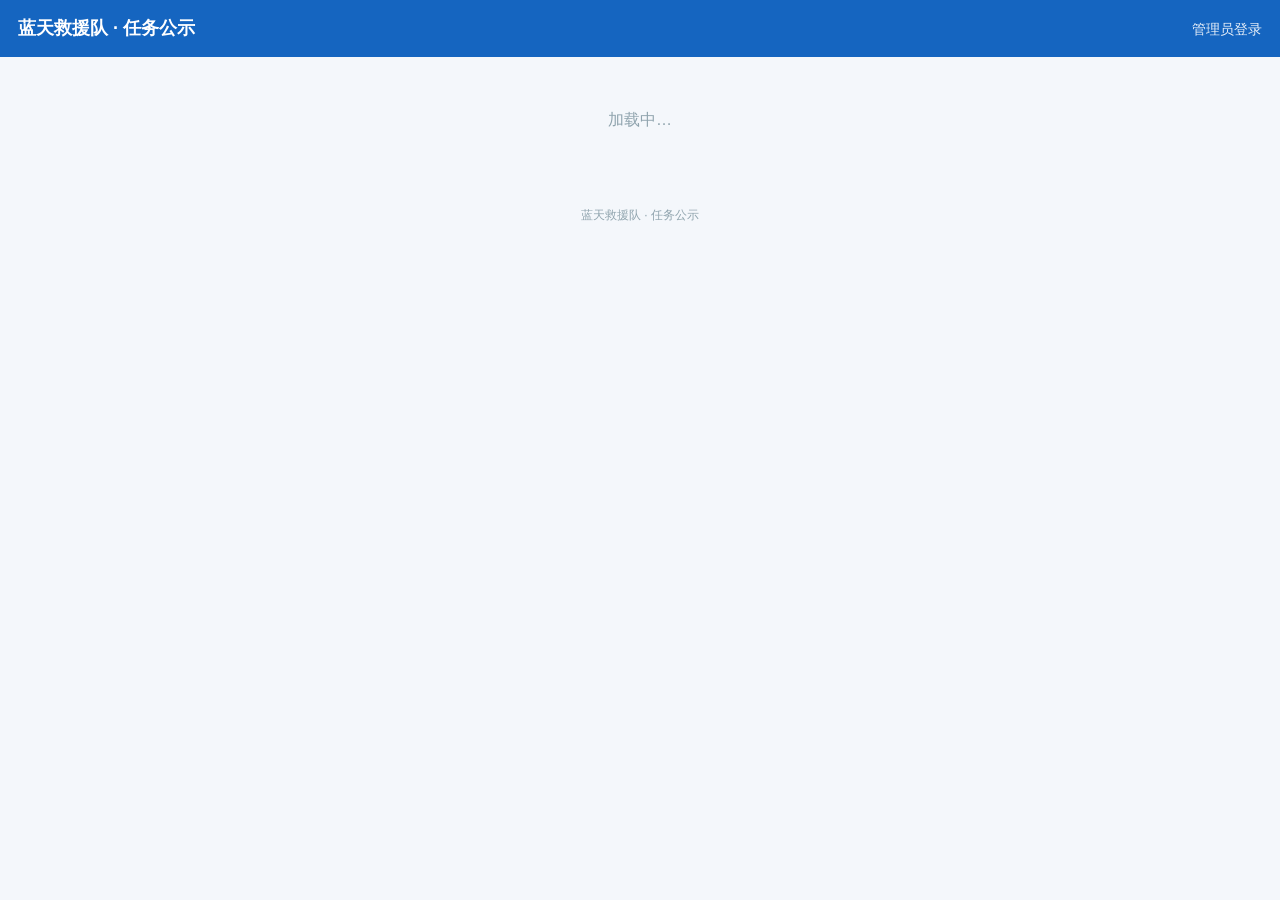
<file: indexl.html>
<!DOCTYPE html>
<html lang="zh-CN">
<head>
<meta charset="UTF-8">
<meta name="viewport" content="width=device-width, initial-scale=1.0">
<title>蓝天救援队 · 任务公示</title>
<link rel="stylesheet" href="style.css">
</head>
<body>
<header>
  <div class="brand">蓝天救援队 · 任务公示</div>
  <nav id="nav">
    <a href="login.html">管理员登录</a>
  </nav>
</header>
<main>
  <div id="loading" class="empty">加载中…</div>
  <div id="taskList"></div>
  <div id="emptyState" class="empty" style="display:none">暂无任务</div>
</main>
<footer>蓝天救援队 · 任务公示</footer>

<script type="module">
import { supabase } from './supabaseClient.js';

const { data: { session } } = await supabase.auth.getSession();
const nav = document.getElementById('nav');
if (session) {
  nav.innerHTML = `<a href="admin.html">管理后台</a><a href="#" id="logoutBtn">退出</a>`;
  document.getElementById('logoutBtn').addEventListener('click', async (e) => {
    e.preventDefault();
    await supabase.auth.signOut();
    location.reload();
  });
}

const { data: tasks, error } = await supabase
  .from('tasks')
  .select('*')
  .order('task_time', { ascending: false });

document.getElementById('loading').style.display = 'none';

if (error) {
  document.getElementById('taskList').innerHTML =
    `<div class="msg err">加载失败：${esc(error.message)}</div>`;
} else if (!tasks || tasks.length === 0) {
  document.getElementById('emptyState').style.display = 'block';
} else {
  document.getElementById('taskList').innerHTML = tasks.map(t => `
    <article class="card">
      <h2>${esc(t.title)}</h2>
      <div class="meta">任务时间：${formatTime(t.task_time)}</div>
      ${t.content ? `<div class="content">${esc(t.content)}</div>` : ''}
      ${t.members ? `<div class="members"><strong>参与成员：</strong>${esc(t.members).replace(/\n/g, '、')}</div>` : ''}
    </article>
  `).join('');
}

function esc(s) {
  return String(s ?? '').replace(/[&<>"']/g, c =>
    ({'&':'&amp;','<':'&lt;','>':'&gt;','"':'&quot;',"'":'&#39;'}[c]));
}
function formatTime(t) {
  if (!t) return '待定';
  const d = new Date(t);
  if (isNaN(d)) return t;
  const p = n => String(n).padStart(2,'0');
  return `${d.getFullYear()}-${p(d.getMonth()+1)}-${p(d.getDate())} ${p(d.getHours())}:${p(d.getMinutes())}`;
}
</script>
</body>
</html>
</file>
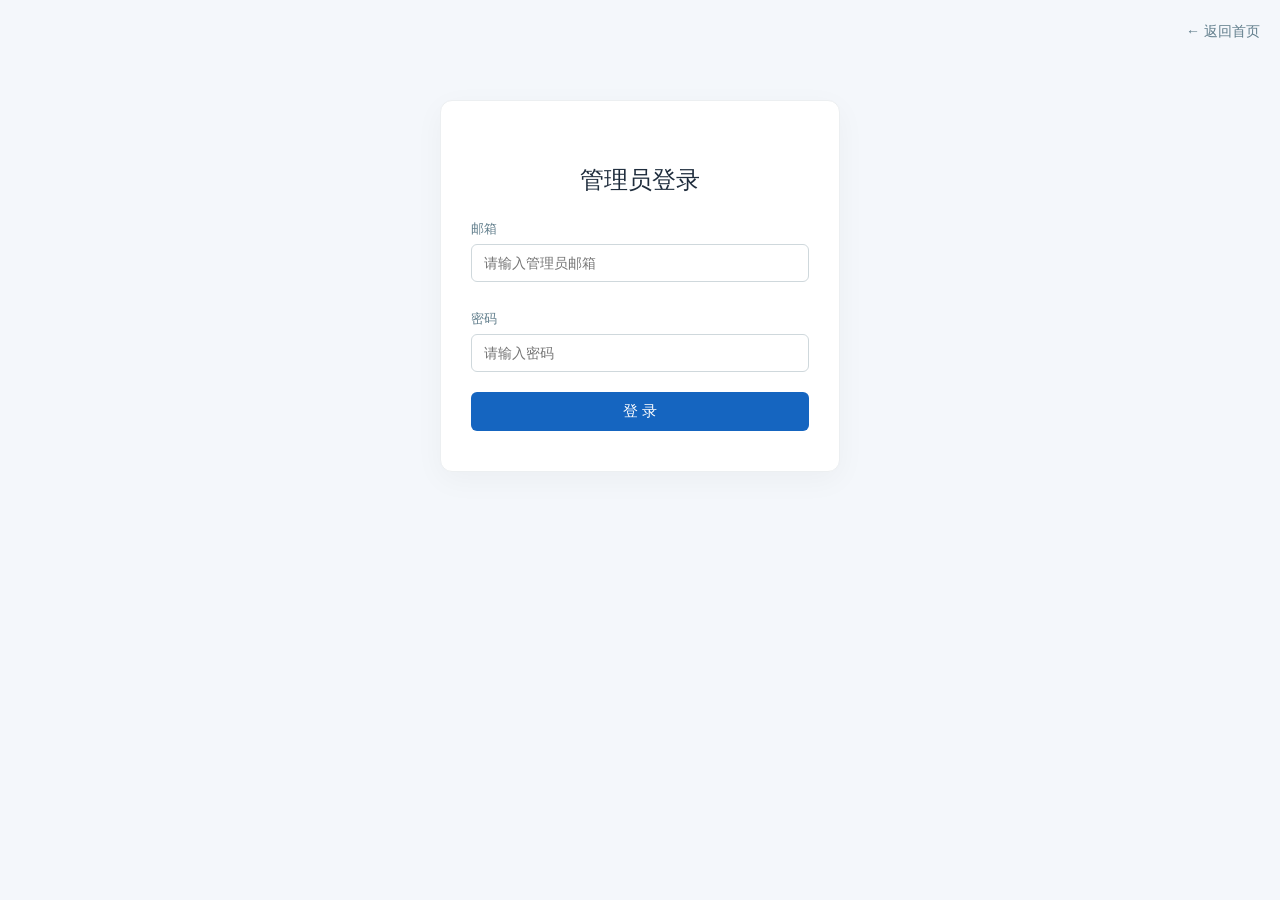
<file: login.html>
<!DOCTYPE html>
<html lang="zh-CN">
<head>
<meta charset="UTF-8">
<meta name="viewport" content="width=device-width, initial-scale=1.0">
<title>管理员登录 · 云和蓝天救援队</title>
<link rel="stylesheet" href="style.css">
<style>
  body { font-family: -apple-system, BlinkMacSystemFont, "PingFang SC", "Microsoft YaHei", sans-serif; font-weight: 300; background: #f4f7fb; color: #333; }
  h2 { font-weight: 400; color: #1f2d3d; margin-bottom: 20px; text-align: center; }
  label { font-weight: 300; color: #607d8b; font-size: 13px; }
  input, button { font-weight: 300; font-family: inherit; }
  .top-nav { position: absolute; right: 20px; top: 20px; font-size: 14px; }
  .top-nav a { color: #607d8b; text-decoration: none; transition: color 0.2s; }
  .top-nav a:hover { color: #1565c0; }
  .login-card { max-width: 400px; margin: 100px auto 0; background: #fff; padding: 40px 30px; border-radius: 12px; box-shadow: 0 8px 30px rgba(0,0,0,0.04); border: 1px solid #eceff1; }
  .login-card input { width: 100%; padding: 10px 12px; margin-bottom: 15px; border: 1px solid #cfd8dc; border-radius: 6px; font-size: 14px; transition: border-color 0.2s; }
  .login-card input:focus { outline: none; border-color: #1565c0; }
  .login-card .btn { width: 100%; padding: 10px; font-size: 15px; margin-top: 5px; background: #1565c0; color: #fff; border: none; border-radius: 6px; cursor: pointer; }
  .login-card .btn:hover { background: #0d47a1; }
  @media (max-width: 600px) { .top-nav { position: static; text-align: center; margin-top: 20px; } .login-card { margin: 20px auto; padding: 30px 20px; } }
</style>
</head>
<body>

<nav class="top-nav">
  <a href="index.html">← 返回首页</a>
</nav>

<div class="login-card">
  <h2>管理员登录</h2>
  <form id="loginForm">
    <label>邮箱</label>
    <input type="email" id="email" required autocomplete="username" placeholder="请输入管理员邮箱">
    <label>密码</label>
    <input type="password" id="password" required autocomplete="current-password" placeholder="请输入密码">
    <div id="error" class="msg err" style="display:none; margin-bottom: 15px; font-weight: 300; color: #e53935;"></div>
    <button class="btn" type="submit" id="submitBtn">登 录</button>
  </form>
</div>

<script type="module">
import { supabase } from './supabaseClient.js';

const { data: { session } } = await supabase.auth.getSession();
if (session) location.href = 'admin.html';

document.getElementById('loginForm').addEventListener('submit', async (e) => {
  e.preventDefault();
  const errEl = document.getElementById('error');
  const btn = document.getElementById('submitBtn');
  
  errEl.style.display = 'none';
  btn.disabled = true; 
  btn.textContent = '登录中…';

  const { error } = await supabase.auth.signInWithPassword({
    email: document.getElementById('email').value.trim(),
    password: document.getElementById('password').value,
  });

  if (error) {
    errEl.textContent = '登录失败：' + error.message;
    errEl.style.display = 'block';
    btn.disabled = false; 
    btn.textContent = '登 录';
  } else {
    location.href = 'admin.html';
  }
});
</script>
</body>
</html>
</file>
<file: style.css>
* { box-sizing: border-box; }
body {
  margin: 0;
  font-family: -apple-system, "PingFang SC", "Microsoft YaHei", sans-serif;
  background: #f4f7fb;
  color: #1f2d3d;
  line-height: 1.6;
}
header {
  background: #1565c0;
  color: #fff;
  padding: 14px 18px;
  display: flex;
  justify-content: space-between;
  align-items: center;
  flex-wrap: wrap;
  gap: 8px;
}
header .brand { font-weight: 700; font-size: 18px; }
header nav a {
  color: #fff; text-decoration: none;
  margin-left: 14px; font-size: 14px; opacity: .9;
}
header nav a:hover { opacity: 1; text-decoration: underline; }
main { max-width: 880px; margin: 20px auto; padding: 0 14px; }
.card {
  background: #fff; border-radius: 10px; padding: 18px;
  margin-bottom: 16px; box-shadow: 0 1px 4px rgba(0,0,0,.06);
}
.card h2 { margin: 0 0 10px; font-size: 18px; }
.meta { color: #607d8b; font-size: 13px; margin-bottom: 8px; }
.content { white-space: pre-wrap; font-size: 14px; }
.members { margin-top: 10px; font-size: 14px; color: #37474f; }
.empty { color: #90a4ae; text-align: center; padding: 30px 0; }
.msg { padding: 10px 14px; border-radius: 6px; margin-top: 14px; font-size: 14px; }
.msg.err { background: #ffebee; color: #c62828; }
input, select, textarea {
  width: 100%; padding: 8px 10px;
  border: 1px solid #cfd8dc; border-radius: 6px;
  font-size: 14px; font-family: inherit; background: #fff;
}
textarea { min-height: 80px; resize: vertical; }
label { display: block; font-size: 13px; color: #546e7a; margin: 12px 0 4px; }
.btn {
  display: inline-block; padding: 8px 16px;
  border-radius: 6px; border: none;
  background: #1565c0; color: #fff;
  font-size: 14px; cursor: pointer; text-decoration: none;
}
.btn:hover { background: #0d47a1; }
.btn:disabled { opacity: .6; cursor: not-allowed; }
.btn.gray { background: #78909c; }
.btn.red { background: #e53935; }
.btn.sm { padding: 4px 10px; font-size: 13px; }
.login-card { max-width: 420px; margin: 60px auto; }
.task-row {
  display: flex; justify-content: space-between; align-items: center;
  gap: 12px; padding: 12px 0; border-bottom: 1px solid #eceff1;
}
.task-row:last-child { border-bottom: none; }
.task-row .t { font-weight: 600; }
.task-row .actions { display: flex; gap: 6px; flex-shrink: 0; }
footer { text-align: center; color: #90a4ae; font-size: 12px; padding: 24px 0; }
@media (max-width: 600px) {
  header { flex-direction: column; align-items: flex-start; }
  header nav a { margin-left: 0; margin-right: 14px; }
  .task-row { flex-direction: column; align-items: flex-start; }
}
</file>
